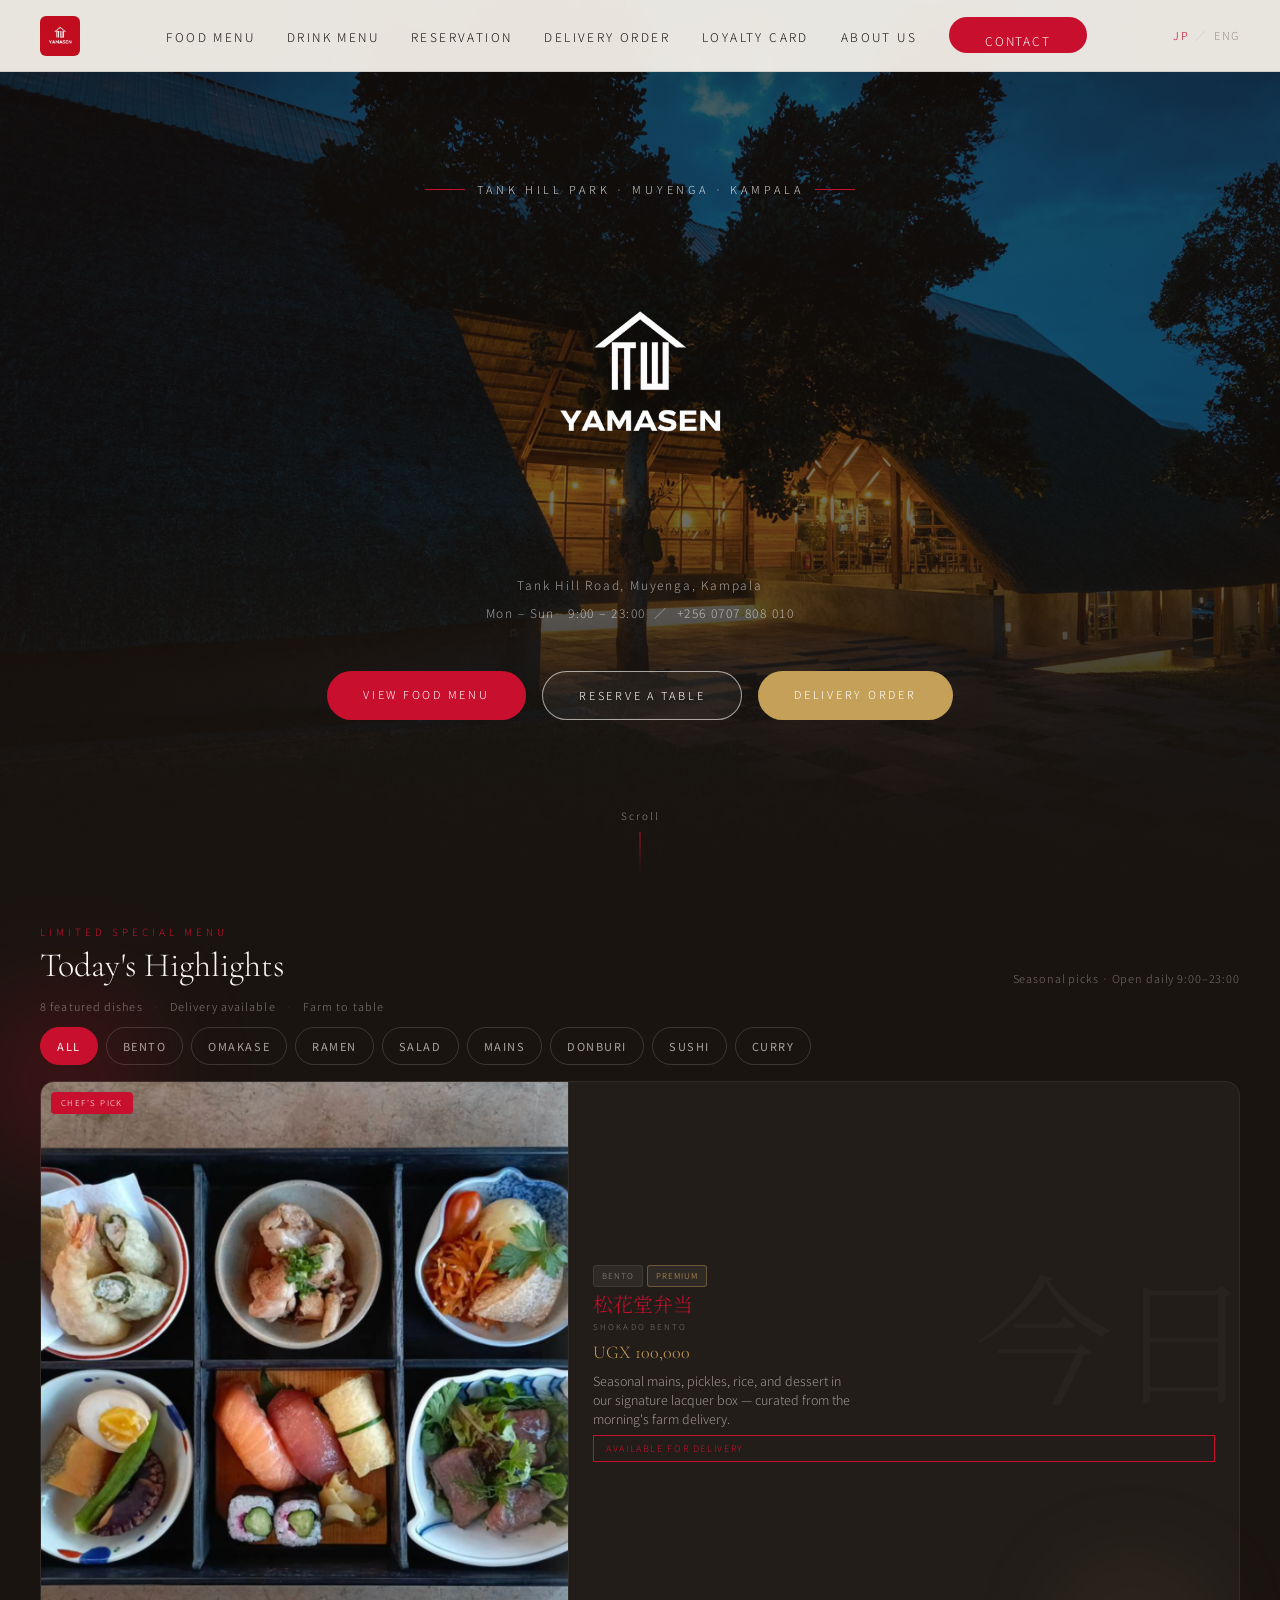
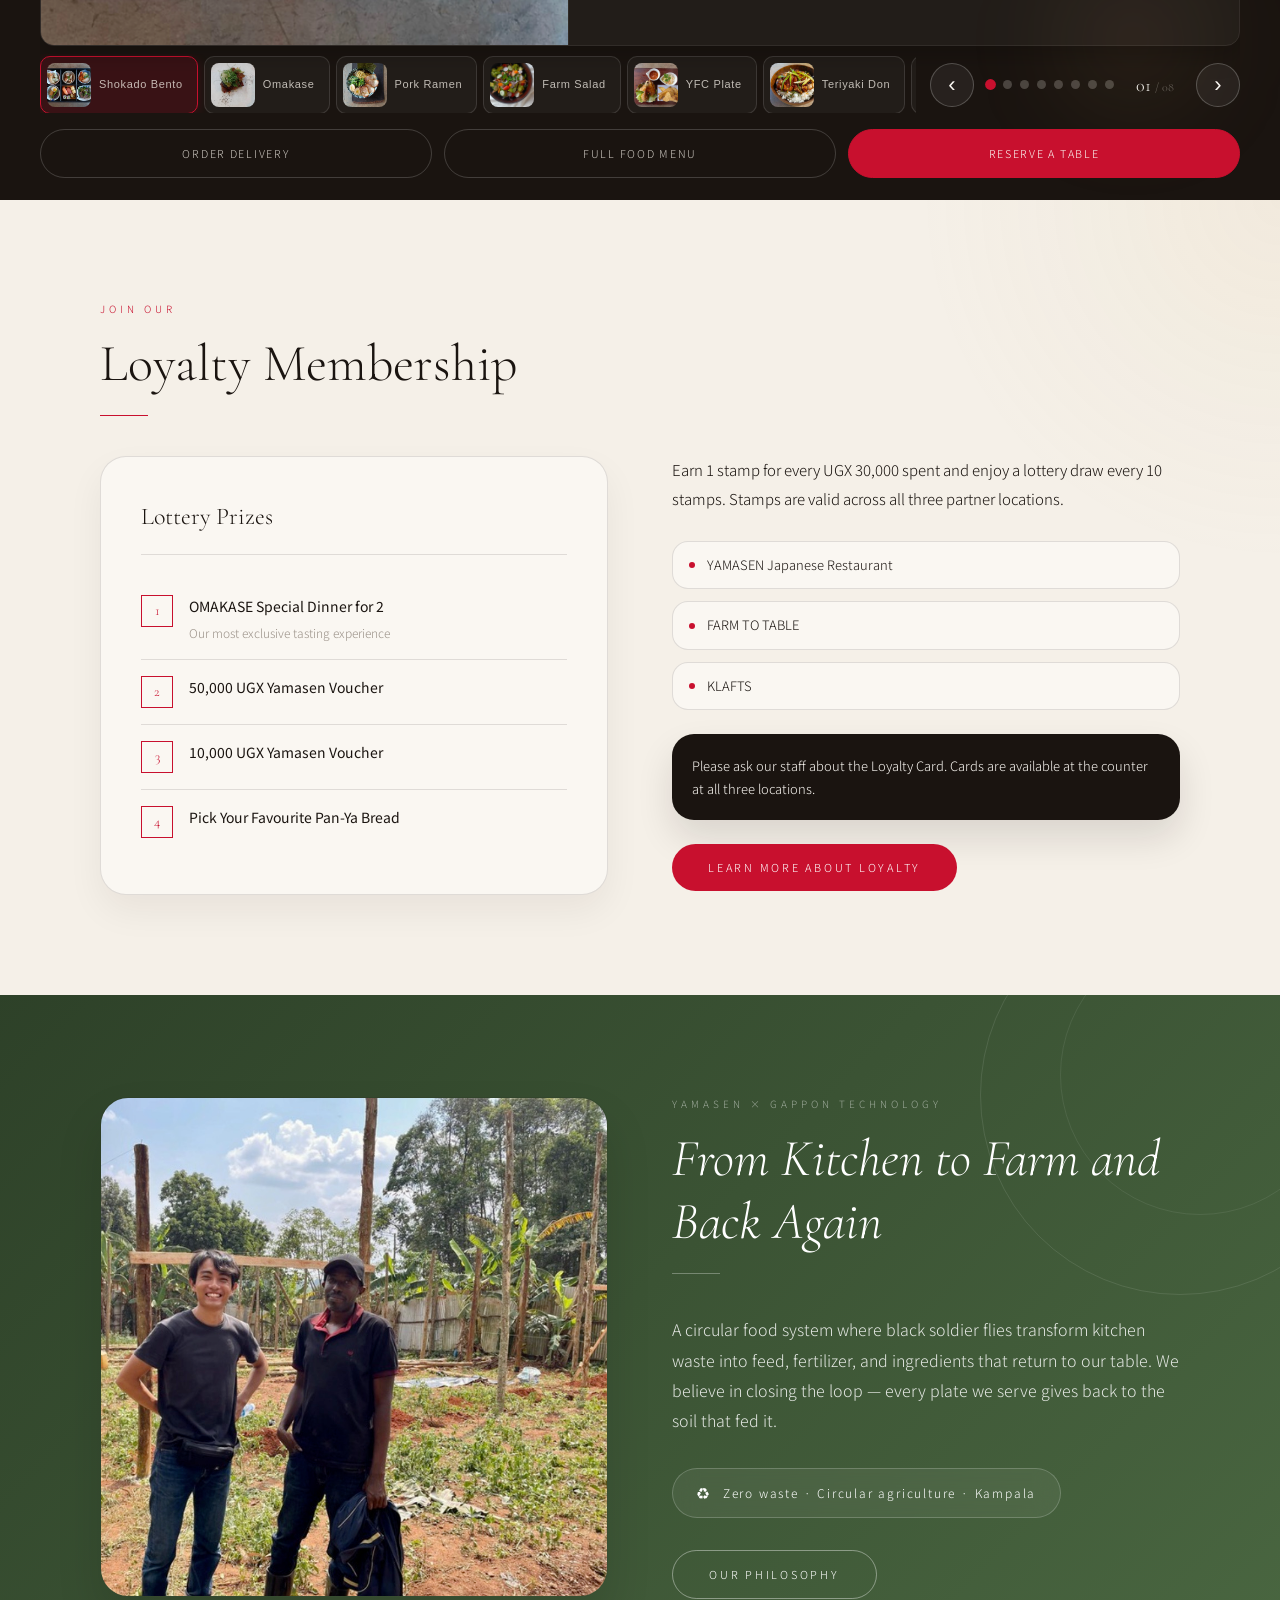
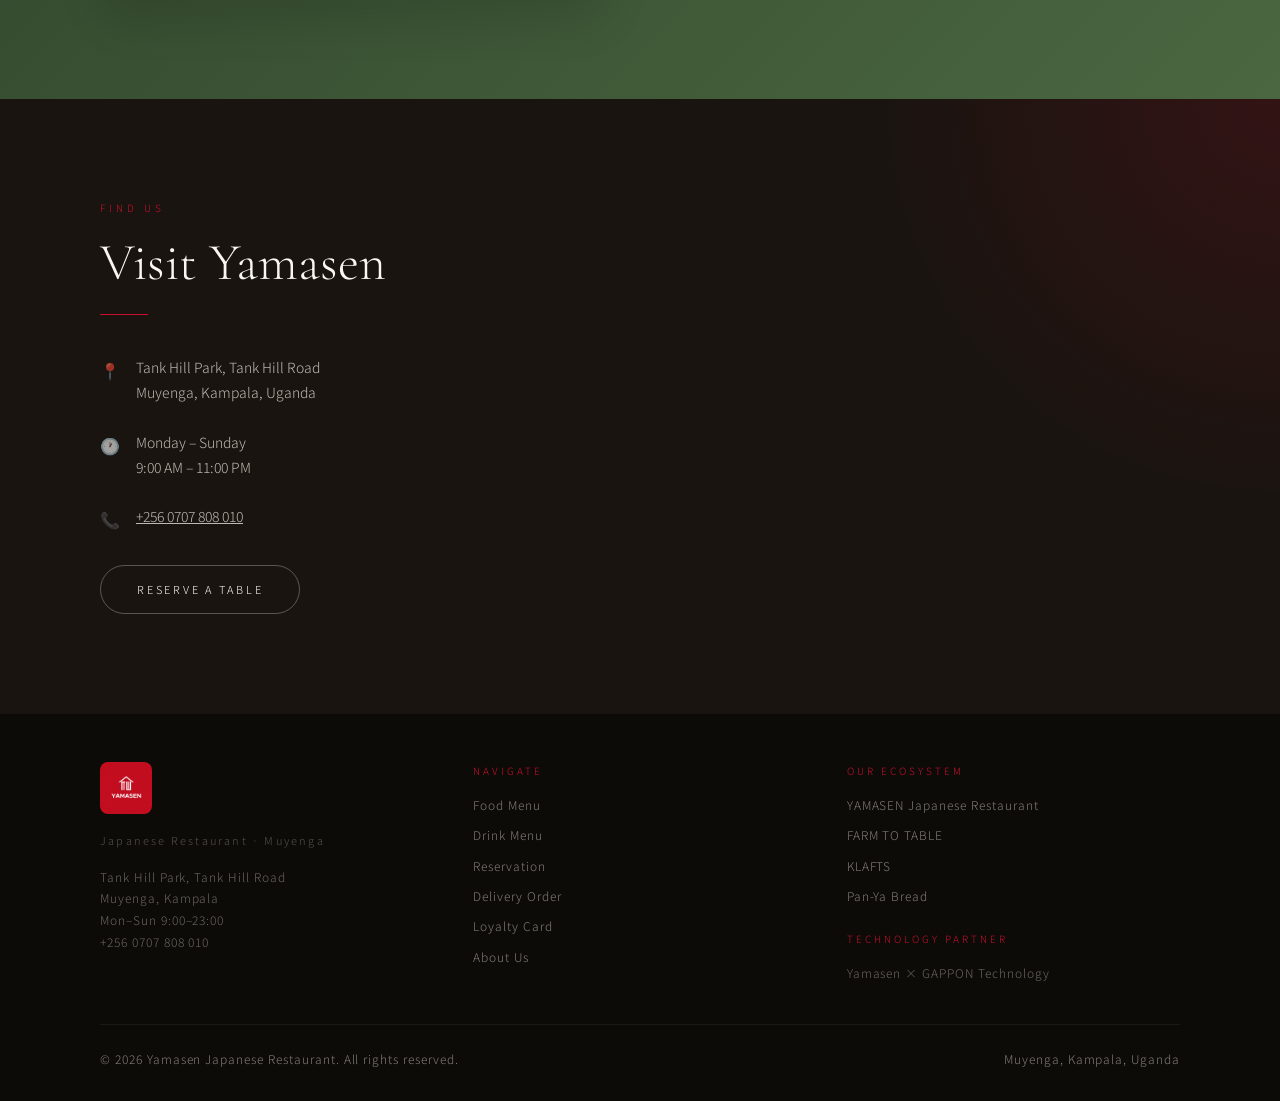
<file: index.html>
<!DOCTYPE html>
<html lang="en">
<head>
  <meta charset="UTF-8">
  <meta name="viewport" content="width=device-width, initial-scale=1.0">
  <title>Yamasen Japanese Restaurant — Muyenga, Kampala</title>
  <meta name="description" content="Authentic Japanese dining at Tank Hill Park, Muyenga. Open Mon–Sun 9:00–23:00. Farm to table philosophy, loyalty rewards, and delivery available.">
  <meta property="og:title" content="Yamasen Japanese Restaurant">
  <meta property="og:description" content="Authentic Japanese dining in Muyenga, Kampala">
  <meta property="og:type" content="restaurant">
  <link rel="stylesheet" href="css/style.css">
  <link rel="icon" type="image/png" sizes="32x32" href="icons/favicon-32.png">
  <link rel="apple-touch-icon" href="icons/icon-192.png">
  <link rel="manifest" href="manifest.json">
  <meta property="og:image" content="assets/images/yamasen-logo.png">
  <script type="application/ld+json">
  {
    "@context": "https://schema.org",
    "@type": "Restaurant",
    "name": "Yamasen Japanese Restaurant",
    "servesCuisine": "Japanese",
    "address": {
      "@type": "PostalAddress",
      "streetAddress": "Tank Hill Park, Tank Hill Road, Muyenga",
      "addressLocality": "Kampala",
      "addressCountry": "UG"
    },
    "telephone": "+256707808010",
    "openingHours": "Mo-Su 09:00-23:00",
    "priceRange": "UGX",
    "hasMenu": "pages/food-menu.html",
    "acceptsReservations": true
  }
  </script>
</head>
<body>
  <div id="nav-placeholder"></div>

  <!-- HERO + HIGHLIGHTS (fluid scroll) -->
  <main>
    <div class="home-intro-flow">
    <section class="hero" aria-labelledby="hero-title">
      <div class="hero-content">
        <p class="hero-tag">Tank Hill Park · Muyenga · Kampala</p>
        <h1 class="hero-brand" id="hero-title">
          <img src="assets/images/yamasen-logo-white.png" alt="Yamasen Japanese Restaurant" class="hero-logo" width="320" height="120">
        </h1>
        <p class="hero-info">Tank Hill Road, Muyenga, Kampala</p>
        <p class="hero-hours">Mon – Sun &nbsp; 9:00 – 23:00 &nbsp;／&nbsp; +256 0707 808 010</p>
        <div class="hero-actions">
          <a href="pages/food-menu.html" class="btn btn-primary">View Food Menu</a>
          <a href="pages/reservation.html" class="btn btn-outline">Reserve a Table</a>
          <a href="pages/delivery.html" class="btn btn-gold">Delivery Order</a>
        </div>
      </div>
      <div class="hero-scroll" aria-hidden="true">
        <span>Scroll</span>
        <div class="hero-scroll-line"></div>
      </div>
    </section>

    <section class="special-section" aria-labelledby="special-title">
      <div class="highlights-watermark" aria-hidden="true">今日</div>
      <div class="highlights-orb highlights-orb--1" aria-hidden="true"></div>
      <div class="highlights-orb highlights-orb--2" aria-hidden="true"></div>

      <div class="container">
        <header class="highlights-header reveal">
          <div class="highlights-header-top">
            <div>
              <span class="section-label">Limited Special Menu</span>
              <h2 class="section-title" id="special-title">Today's Highlights</h2>
            </div>
            <p class="highlights-intro">Seasonal picks · Open daily 9:00–23:00</p>
          </div>
          <p class="highlights-essentials">
            <span>8 featured dishes</span>
            <span class="highlights-essentials-sep" aria-hidden="true">·</span>
            <span>Delivery available</span>
            <span class="highlights-essentials-sep" aria-hidden="true">·</span>
            <span>Farm to table</span>
          </p>
          <div class="highlights-filters" id="highlightsFilters" role="group" aria-label="Filter highlights">
            <button type="button" class="highlights-filter is-active" data-filter="all">All</button>
            <button type="button" class="highlights-filter" data-filter="bento">Bento</button>
            <button type="button" class="highlights-filter" data-filter="omakase">Omakase</button>
            <button type="button" class="highlights-filter" data-filter="ramen">Ramen</button>
            <button type="button" class="highlights-filter" data-filter="salad">Salad</button>
            <button type="button" class="highlights-filter" data-filter="mains">Mains</button>
            <button type="button" class="highlights-filter" data-filter="donburi">Donburi</button>
            <button type="button" class="highlights-filter" data-filter="sushi">Sushi</button>
            <button type="button" class="highlights-filter" data-filter="curry">Curry</button>
          </div>
        </header>

        <div class="highlights-stage reveal">
          <div class="highlights-main">
            <div class="highlights-carousel" aria-roledescription="carousel" aria-label="Today's special menu highlights">
              <div class="highlights-viewport">
                <div class="highlights-track" id="highlightsTrack">
                  <article class="highlight-slide" data-slide="0" data-category="bento" data-thumb-name="Shokado Bento">
                    <div class="highlight-slide-media">
                      <span class="highlight-slide-badge">Chef's Pick</span>
                      <img src="assets/images/YAMASEN MENU PHOTOS/shokado_bento /SHOKADO BENTO .png" alt="Shokado bento box with seasonal sides" loading="lazy">
                    </div>
                    <div class="highlight-slide-content">
                      <div class="highlight-slide-tags"><span class="highlight-tag">Bento</span><span class="highlight-tag highlight-tag--gold">Premium</span></div>
                      <div class="highlight-slide-jp">松花堂弁当</div>
                      <div class="highlight-slide-en">Shokado Bento</div>
                      <div class="highlight-slide-price">UGX 100,000</div>
                      <p class="highlight-slide-desc">Seasonal mains, pickles, rice, and dessert in our signature lacquer box — curated from the morning's farm delivery.</p>
                      <span class="delivery-badge">Available for Delivery</span>
                    </div>
                  </article>
                  <article class="highlight-slide" data-slide="1" data-category="omakase" data-thumb-name="Omakase">
                    <div class="highlight-slide-media">
                      <span class="highlight-slide-badge highlight-slide-badge--reserve">Reservation</span>
                      <img src="assets/images/YAMASEN MENU PHOTOS/omakase _ched's_ special_dinner/Screenshot 2026-04-19 at 13.50.55.png" alt="Omakase tasting course at Yamasen" loading="lazy">
                    </div>
                    <div class="highlight-slide-content">
                      <div class="highlight-slide-tags"><span class="highlight-tag">Tasting</span><span class="highlight-tag">Max 6 guests</span></div>
                      <div class="highlight-slide-jp">お任せ</div>
                      <div class="highlight-slide-en">Omakase Experience</div>
                      <div class="highlight-slide-price">By reservation</div>
                      <p class="highlight-slide-desc">Chef's selection — a seasonal tasting journey following the day's finest ingredients. Max 6 guests.</p>
                      <a href="pages/reservation.html" class="btn btn-outline highlight-slide-cta">Reserve Now</a>
                    </div>
                  </article>
                  <article class="highlight-slide" data-slide="2" data-category="ramen" data-thumb-name="Pork Ramen">
                    <div class="highlight-slide-media">
                      <span class="highlight-slide-badge">Popular</span>
                      <img src="assets/images/YAMASEN MENU PHOTOS/ramen_soup_noodle/Pork SOY Sauce RAMEN.png" alt="Pork soy sauce ramen" loading="lazy">
                    </div>
                    <div class="highlight-slide-content">
                      <div class="highlight-slide-tags"><span class="highlight-tag">Ramen</span><span class="highlight-tag">Bestseller</span></div>
                      <div class="highlight-slide-jp">醤油ラーメン</div>
                      <div class="highlight-slide-en">Pork Soy Sauce Ramen</div>
                      <div class="highlight-slide-price">UGX 45,000</div>
                      <p class="highlight-slide-desc">Rich soy broth, springy noodles, and slow-braised pork — one of our most ordered bowls.</p>
                      <span class="delivery-badge">Available for Delivery</span>
                    </div>
                  </article>
                  <article class="highlight-slide" data-slide="3" data-category="salad" data-thumb-name="Farm Salad">
                    <div class="highlight-slide-media">
                      <span class="highlight-slide-badge highlight-slide-badge--farm">Farm Fresh</span>
                      <img src="assets/images/YAMASEN MENU PHOTOS/salad/FARM TO TABLE.png" alt="Farm to Table salad" loading="lazy">
                    </div>
                    <div class="highlight-slide-content">
                      <div class="highlight-slide-tags"><span class="highlight-tag">Salad</span><span class="highlight-tag highlight-tag--farm">Local greens</span></div>
                      <div class="highlight-slide-jp">農園サラダ</div>
                      <div class="highlight-slide-en">Farm to Table Salad</div>
                      <div class="highlight-slide-price">UGX 38,000</div>
                      <p class="highlight-slide-desc">Greens and vegetables from our circular farm system — fresh, local, and dressed with house-made dressing.</p>
                      <span class="delivery-badge">Available for Delivery</span>
                    </div>
                  </article>
                  <article class="highlight-slide" data-slide="4" data-category="mains" data-thumb-name="YFC Plate">
                    <div class="highlight-slide-media">
                      <span class="highlight-slide-badge">Signature</span>
                      <img src="assets/images/YAMASEN MENU PHOTOS/yamazen_fried_chiken/YFC Plate .png" alt="Yamasen fried chicken plate" loading="lazy">
                    </div>
                    <div class="highlight-slide-content">
                      <div class="highlight-slide-tags"><span class="highlight-tag">YFC</span><span class="highlight-tag">Sharing</span></div>
                      <div class="highlight-slide-jp">山仙フライドチキン</div>
                      <div class="highlight-slide-en">YFC Plate</div>
                      <div class="highlight-slide-price">UGX 40,000</div>
                      <p class="highlight-slide-desc">Crispy karaage-style chicken with potato wedges — our signature comfort plate, perfect for sharing.</p>
                      <span class="delivery-badge">Available for Delivery</span>
                    </div>
                  </article>
                  <article class="highlight-slide" data-slide="5" data-category="donburi" data-thumb-name="Teriyaki Don">
                    <div class="highlight-slide-media">
                      <img src="assets/images/YAMASEN MENU PHOTOS/donburi_ricebowls/Chicken TERIYAKI DONBURI.png" alt="Chicken teriyaki donburi" loading="lazy">
                    </div>
                    <div class="highlight-slide-content">
                      <div class="highlight-slide-tags"><span class="highlight-tag">Donburi</span><span class="highlight-tag">Lunch</span></div>
                      <div class="highlight-slide-jp">照り焼き丼</div>
                      <div class="highlight-slide-en">Chicken Teriyaki Donburi</div>
                      <div class="highlight-slide-price">UGX 42,000</div>
                      <p class="highlight-slide-desc">Glazed teriyaki chicken over steamed rice with pickles — a hearty lunch favourite.</p>
                      <span class="delivery-badge">Available for Delivery</span>
                    </div>
                  </article>
                  <article class="highlight-slide" data-slide="6" data-category="sushi" data-thumb-name="Nigiri Sushi">
                    <div class="highlight-slide-media">
                      <span class="highlight-slide-badge highlight-slide-badge--gold">Premium</span>
                      <img src="assets/images/YAMASEN MENU PHOTOS/sushi_plater/YAMASEN NIGIRI SUSHI.png" alt="Yamasen nigiri sushi platter" loading="lazy">
                    </div>
                    <div class="highlight-slide-content">
                      <div class="highlight-slide-tags"><span class="highlight-tag">Sushi</span><span class="highlight-tag">Platter</span></div>
                      <div class="highlight-slide-jp">握り寿司</div>
                      <div class="highlight-slide-en">Yamasen Nigiri Sushi</div>
                      <div class="highlight-slide-price">UGX 120,000</div>
                      <p class="highlight-slide-desc">Chef-selected nigiri showcasing the day's best fish — elegant, minimal, and impeccably balanced.</p>
                      <span class="delivery-badge">Available for Delivery</span>
                    </div>
                  </article>
                  <article class="highlight-slide" data-slide="7" data-category="curry" data-thumb-name="Tonkatsu Curry">
                    <div class="highlight-slide-media">
                      <img src="assets/images/YAMASEN MENU PHOTOS/curry_rice/TONKATSU Pork Chop Curry.png" alt="Tonkatsu pork chop curry" loading="lazy">
                    </div>
                    <div class="highlight-slide-content">
                      <div class="highlight-slide-tags"><span class="highlight-tag">Curry</span><span class="highlight-tag">Comfort</span></div>
                      <div class="highlight-slide-jp">カツカレー</div>
                      <div class="highlight-slide-en">Tonkatsu Pork Chop Curry</div>
                      <div class="highlight-slide-price">UGX 45,000</div>
                      <p class="highlight-slide-desc">Crispy breaded pork cutlet over Japanese curry rice — warming, bold, and deeply satisfying.</p>
                      <span class="delivery-badge">Available for Delivery</span>
                    </div>
                  </article>
                </div>
              </div>
            </div>

            <div class="highlights-nav-row">
              <div class="highlights-thumbs" id="highlightsThumbs" role="tablist" aria-label="Jump to highlight"></div>
              <div class="highlights-controls">
                <button type="button" class="highlights-btn highlights-prev" aria-label="Previous highlight" id="highlightsPrev">‹</button>
                <div class="highlights-dots" id="highlightsDots" role="tablist" aria-label="Choose highlight slide"></div>
                <span class="highlights-counter" id="highlightsCounter" aria-live="polite">01 <span>/ 08</span></span>
                <button type="button" class="highlights-btn highlights-next" aria-label="Next highlight" id="highlightsNext">›</button>
              </div>
            </div>
          </div>
        </div>

        <div class="highlights-actions reveal">
          <a href="pages/delivery.html" class="highlights-action-link">Order Delivery</a>
          <a href="pages/food-menu.html" class="highlights-action-link">Full Food Menu</a>
          <a href="pages/reservation.html" class="highlights-action-link highlights-action-link--accent">Reserve a Table</a>
        </div>
      </div>
    </section>
    </div>

    <!-- LOYALTY -->
    <section class="loyalty-section" aria-labelledby="loyalty-title">
      <div class="container">
        <span class="section-label reveal">JOIN OUR</span>
        <h2 class="section-title reveal" id="loyalty-title">Loyalty Membership</h2>
        <div class="section-line reveal" aria-hidden="true"></div>
        <div class="loyalty-grid">
          <div class="reveal">
            <div class="loyalty-card">
              <div class="loyalty-card-title">Lottery Prizes</div>
              <ul class="prize-list" role="list">
                <li class="prize-item">
                  <span class="prize-rank" aria-label="1st Prize">1</span>
                  <div>
                    <div class="prize-name">OMAKASE Special Dinner for 2</div>
                    <div style="font-size:12px;color:var(--warm-gray);margin-top:4px;">Our most exclusive tasting experience</div>
                  </div>
                </li>
                <li class="prize-item">
                  <span class="prize-rank" aria-label="2nd Prize">2</span>
                  <div>
                    <div class="prize-name">50,000 UGX Yamasen Voucher</div>
                  </div>
                </li>
                <li class="prize-item">
                  <span class="prize-rank" aria-label="3rd Prize">3</span>
                  <div>
                    <div class="prize-name">10,000 UGX Yamasen Voucher</div>
                  </div>
                </li>
                <li class="prize-item">
                  <span class="prize-rank" aria-label="4th Prize">4</span>
                  <div>
                    <div class="prize-name">Pick Your Favourite Pan-Ya Bread</div>
                  </div>
                </li>
              </ul>
            </div>
          </div>
          <div class="reveal">
            <p style="font-size:15px;line-height:1.9;margin-bottom:28px;">Earn 1 stamp for every UGX 30,000 spent and enjoy a lottery draw every 10 stamps. Stamps are valid across all three partner locations.</p>
            <div class="partners-list">
              <div class="partner-tag"><span class="partner-dot"></span>YAMASEN Japanese Restaurant</div>
              <div class="partner-tag"><span class="partner-dot"></span>FARM TO TABLE</div>
              <div class="partner-tag"><span class="partner-dot"></span>KLAFTS</div>
            </div>
            <div class="stamp-info">Please ask our staff about the Loyalty Card. Cards are available at the counter at all three locations.</div>
            <div style="margin-top:24px;">
              <a href="pages/loyalty.html" class="btn btn-primary">Learn More About Loyalty</a>
            </div>
          </div>
        </div>
      </div>
    </section>

    <!-- FARM TO TABLE -->
    <section class="farm-section" aria-labelledby="farm-title">
      <div class="container">
        <div class="farm-grid">
          <div class="farm-image-container reveal">
            <img src="assets/images/FARM_1.jpeg" alt="Jackfruit tree at Yamasen patio" class="farm-image" loading="lazy">
          </div>
          <div class="farm-content">
            <span class="section-label reveal">Yamasen × GAPPON Technology</span>
            <h2 class="section-title reveal" id="farm-title">From Kitchen to Farm and Back Again</h2>
            <div class="section-line reveal" aria-hidden="true"></div>
            <p class="farm-desc reveal">A circular food system where black soldier flies transform kitchen waste into feed, fertilizer, and ingredients that return to our table. We believe in closing the loop — every plate we serve gives back to the soil that fed it.</p>
            <div class="farm-badge reveal">
              <span>♻</span>
              <span>Zero waste · Circular agriculture · Kampala</span>
            </div>
            <div style="margin-top:32px;" class="reveal">
              <a href="pages/about.html" class="btn btn-outline" style="color:white;border-color:rgba(255,255,255,0.4);">Our Philosophy</a>
            </div>
          </div>
        </div>
      </div>
    </section>

    <!-- LOCATION PREVIEW -->
    <section class="location-section" aria-labelledby="location-title">
      <div class="container">
        <div class="location-grid">
          <div>
            <span class="section-label reveal" style="color:var(--primary);">Find Us</span>
            <h2 class="section-title reveal" id="location-title">Visit Yamasen</h2>
            <div class="section-line reveal" aria-hidden="true"></div>
            <div class="location-detail reveal">
              <span class="location-icon" aria-hidden="true">📍</span>
              <div class="location-text">Tank Hill Park, Tank Hill Road<br>Muyenga, Kampala, Uganda</div>
            </div>
            <div class="location-detail reveal">
              <span class="location-icon" aria-hidden="true">🕐</span>
              <div class="location-text">Monday – Sunday<br>9:00 AM – 11:00 PM</div>
            </div>
            <div class="location-detail reveal">
              <span class="location-icon" aria-hidden="true">📞</span>
              <div class="location-text"><a href="tel:+2560707808010" style="color:inherit;">+256 0707 808 010</a></div>
            </div>
            <div style="margin-top:32px;" class="reveal">
              <a href="pages/reservation.html" class="btn btn-outline" style="color:var(--rice);border-color:rgba(245,240,232,0.3);">Reserve a Table</a>
            </div>
          </div>
          <div class="reveal">
            <div class="map-placeholder" role="img" aria-label="Map showing Yamasen location at Tank Hill Park, Muyenga">
              <img src="assets/images/tank-hill-park-from-outside.jpg" alt="Yamasen Exterior at Evening" class="location-image" loading="lazy">
              <div class="map-overlay">
                <span>Tank Hill Park · Muyenga</span>
                <a href="https://maps.google.com/?q=Tank+Hill+Park+Muyenga+Kampala" target="_blank" rel="noopener" class="btn btn-outline" style="color:var(--rice);border-color:rgba(245,240,232,0.3);margin-top:8px;font-size:10px;">Open in Maps</a>
              </div>
            </div>
          </div>
        </div>
      </div>
    </section>
  </main>

  <div id="footer-placeholder"></div>
  <div class="toast" id="toast" role="alert" aria-live="polite"></div>

  <script src="js/main.js"></script>
  <script src="js/layout.js"></script>
  <script>injectLayout(true);</script>
</body>
</html>
</file>
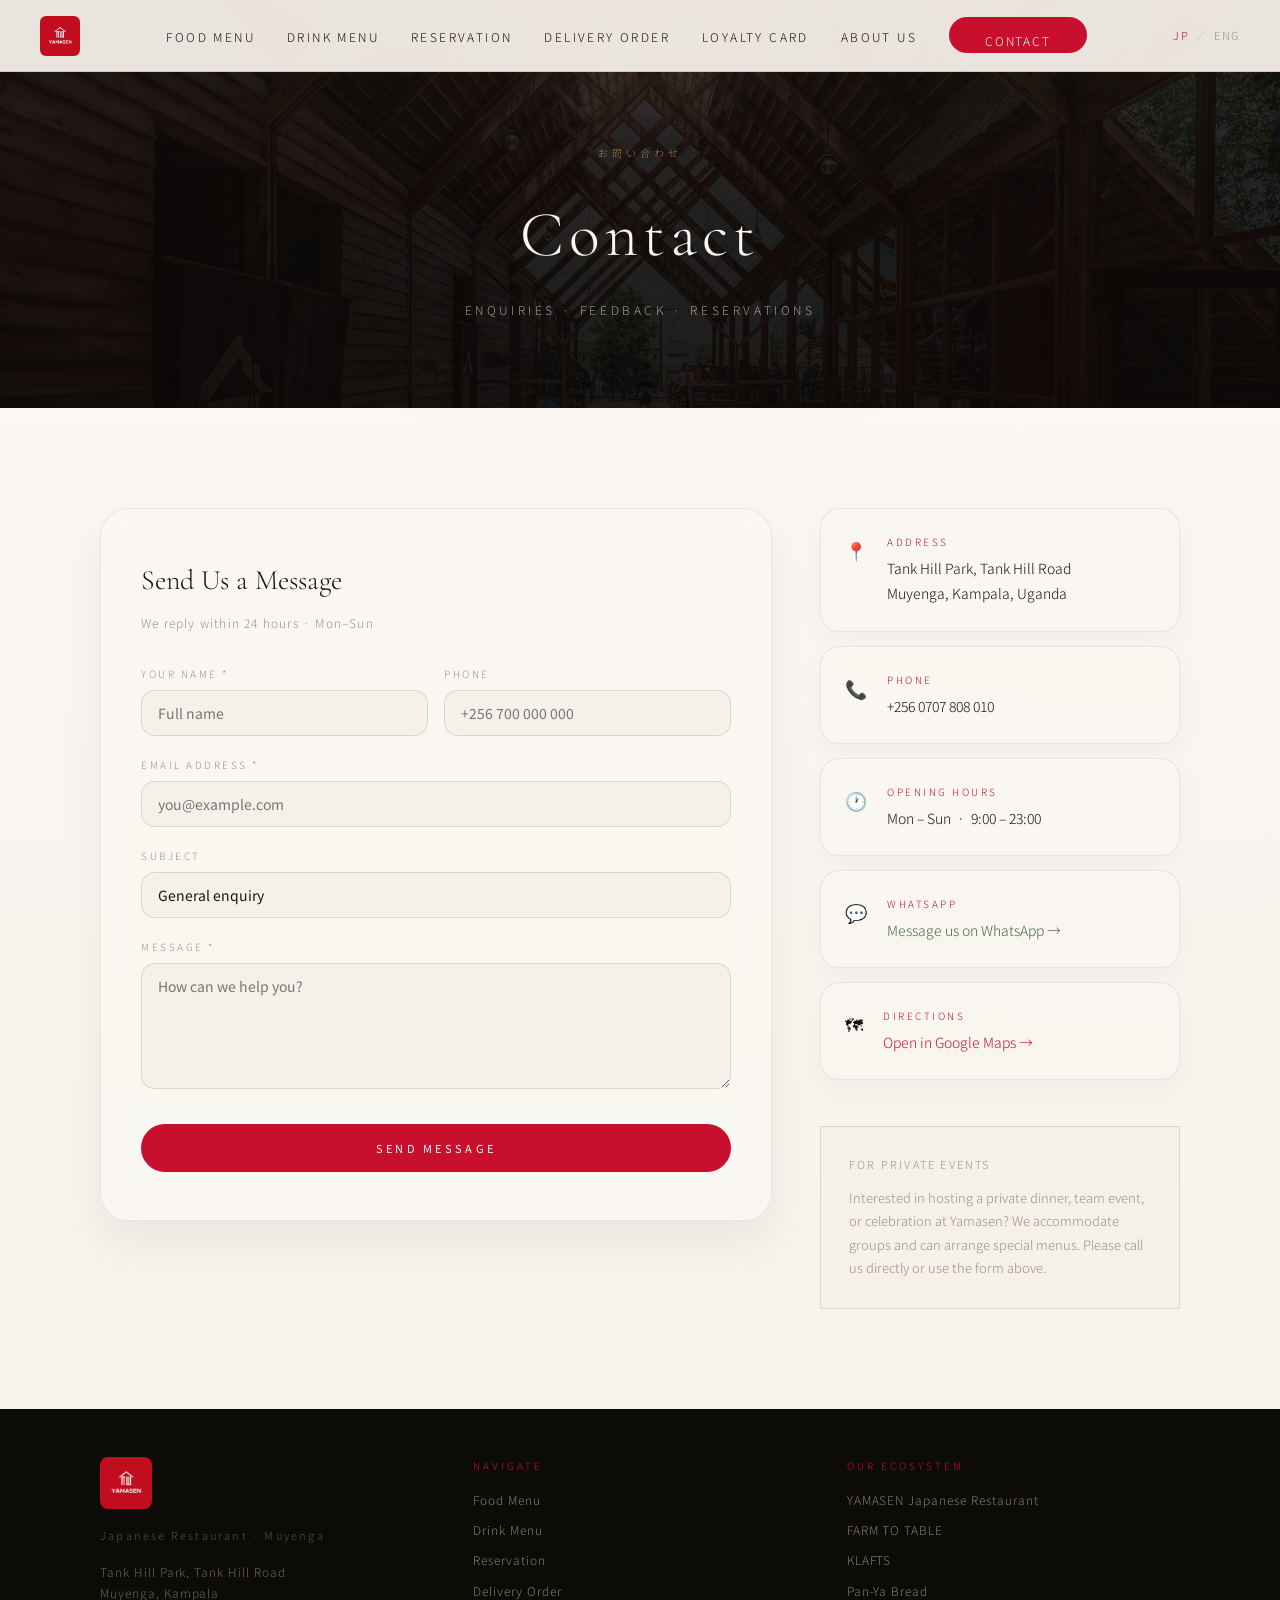
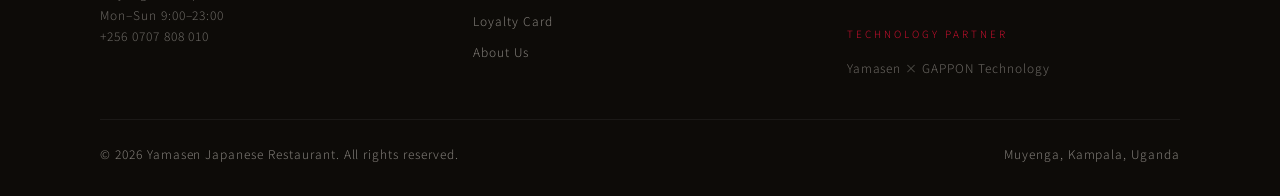
<file: pages/contact.html>
<!DOCTYPE html>
<html lang="en">
<head>
  <meta charset="UTF-8">
  <meta name="viewport" content="width=device-width, initial-scale=1.0">
  <title>Contact — Yamasen Japanese Restaurant</title>
  <meta name="description" content="Contact Yamasen Japanese Restaurant in Muyenga, Kampala. Make enquiries, give feedback, or reach our team.">
  <link rel="stylesheet" href="../css/style.css">
  <link rel="icon" type="image/png" sizes="32x32" href="../icons/favicon-32.png">
  <link rel="apple-touch-icon" href="../icons/icon-192.png">
</head>
<body>
  <div id="nav-placeholder"></div>

  <header class="page-hero">
    <span class="section-label" style="color:var(--primary);">お問い合わせ</span>
    <h1>Contact</h1>
    <p>Enquiries · Feedback · Reservations</p>
  </header>

  <main>
    <section>
      <div class="container">
        <div class="contact-layout">
          <!-- CONTACT FORM -->
          <div>
            <div class="form-card reveal">
              <div class="form-card-title">Send Us a Message</div>
              <div class="form-card-subtitle">We reply within 24 hours · Mon–Sun</div>
              <form id="contactForm" novalidate aria-label="Contact form">
                <div class="form-row">
                  <div class="form-group">
                    <label class="form-label" for="con-name">Your Name *</label>
                    <input class="form-input" type="text" id="con-name" name="name" required autocomplete="name" placeholder="Full name">
                  </div>
                  <div class="form-group">
                    <label class="form-label" for="con-phone">Phone</label>
                    <input class="form-input" type="tel" id="con-phone" name="phone" autocomplete="tel" placeholder="+256 700 000 000">
                  </div>
                </div>
                <div class="form-group">
                  <label class="form-label" for="con-email">Email Address *</label>
                  <input class="form-input" type="email" id="con-email" name="email" required autocomplete="email" placeholder="you@example.com">
                </div>
                <div class="form-group">
                  <label class="form-label" for="con-subject">Subject</label>
                  <select class="form-select" id="con-subject" name="subject">
                    <option>General enquiry</option>
                    <option>Reservation question</option>
                    <option>Private event / group booking</option>
                    <option>Feedback</option>
                    <option>Loyalty card</option>
                    <option>Partnership / press</option>
                    <option>Other</option>
                  </select>
                </div>
                <div class="form-group">
                  <label class="form-label" for="con-msg">Message *</label>
                  <textarea class="form-textarea" id="con-msg" name="message" required rows="5" placeholder="How can we help you?"></textarea>
                </div>
                <button type="submit" class="form-submit">Send Message</button>
                <div class="form-msg" role="alert"></div>
              </form>
            </div>
          </div>

          <!-- CONTACT DETAILS -->
          <div class="reveal">
            <div class="contact-details">
              <div class="contact-detail-row">
                <span class="contact-detail-icon" aria-hidden="true">📍</span>
                <div>
                  <div class="contact-detail-label">Address</div>
                  <div class="contact-detail-val">Tank Hill Park, Tank Hill Road<br>Muyenga, Kampala, Uganda</div>
                </div>
              </div>
              <div class="contact-detail-row">
                <span class="contact-detail-icon" aria-hidden="true">📞</span>
                <div>
                  <div class="contact-detail-label">Phone</div>
                  <div class="contact-detail-val"><a href="tel:+2560707808010">+256 0707 808 010</a></div>
                </div>
              </div>
              <div class="contact-detail-row">
                <span class="contact-detail-icon" aria-hidden="true">🕐</span>
                <div>
                  <div class="contact-detail-label">Opening Hours</div>
                  <div class="contact-detail-val">Mon – Sun &nbsp;·&nbsp; 9:00 – 23:00</div>
                </div>
              </div>
              <div class="contact-detail-row">
                <span class="contact-detail-icon" aria-hidden="true">💬</span>
                <div>
                  <div class="contact-detail-label">WhatsApp</div>
                  <div class="contact-detail-val">
                    <a href="https://wa.me/2560707808010" target="_blank" rel="noopener" style="color:var(--matcha);">Message us on WhatsApp →</a>
                  </div>
                </div>
              </div>
              <div class="contact-detail-row">
                <span class="contact-detail-icon" aria-hidden="true">🗺</span>
                <div>
                  <div class="contact-detail-label">Directions</div>
                  <div class="contact-detail-val">
                    <a href="https://maps.google.com/?q=Tank+Hill+Park+Muyenga+Kampala" target="_blank" rel="noopener" style="color:var(--primary);">Open in Google Maps →</a>
                  </div>
                </div>
              </div>
            </div>

            <div style="margin-top:32px;padding:28px;background:var(--paper);border:1px solid var(--border);">
              <div style="font-size:11px;letter-spacing:0.2em;text-transform:uppercase;color:var(--warm-gray);margin-bottom:12px;">For Private Events</div>
              <p style="font-size:13px;color:var(--warm-gray);line-height:1.8;">Interested in hosting a private dinner, team event, or celebration at Yamasen? We accommodate groups and can arrange special menus. Please call us directly or use the form above.</p>
            </div>
          </div>
        </div>
      </div>
    </section>
  </main>

  <div id="footer-placeholder"></div>
  <div class="toast" id="toast" role="alert" aria-live="polite"></div>
  <script src="../js/main.js"></script>
  <script src="../js/layout.js"></script>
  <script>injectLayout(false);</script>
</body>
</html>
</file>
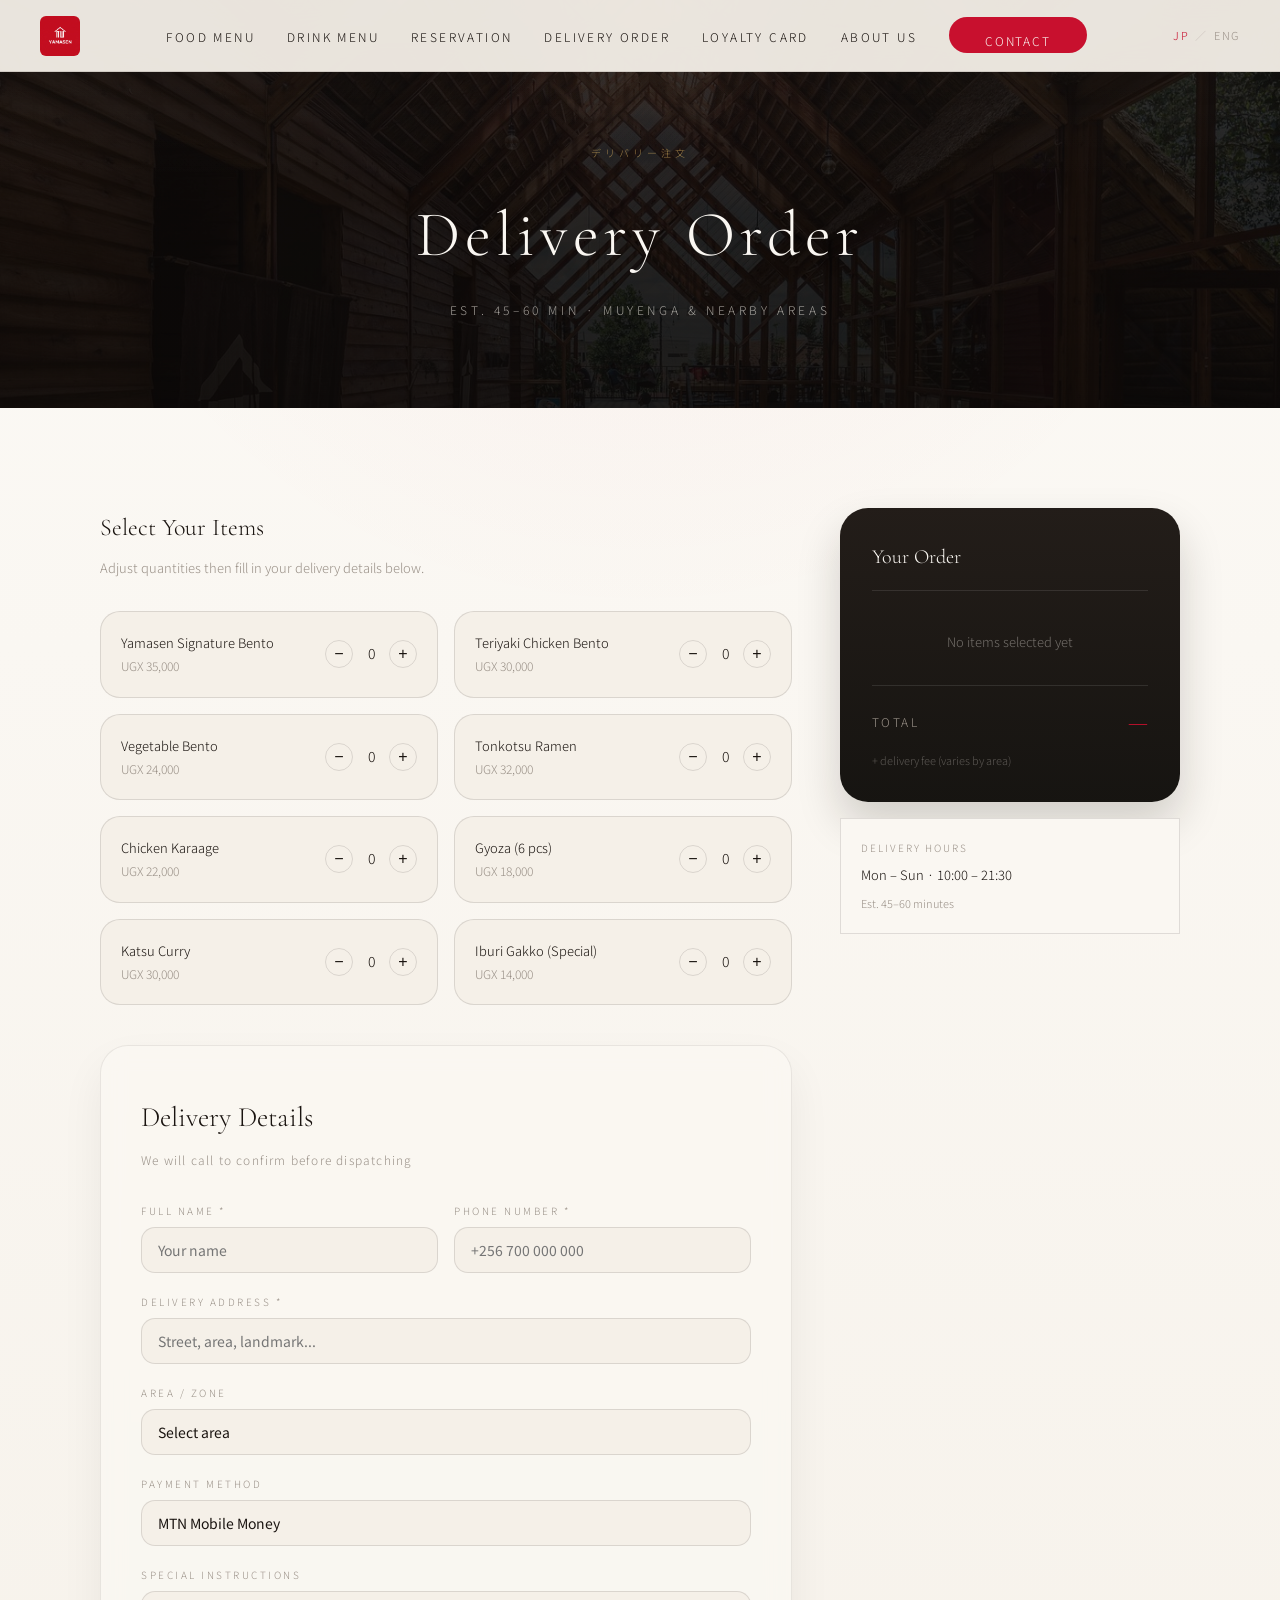
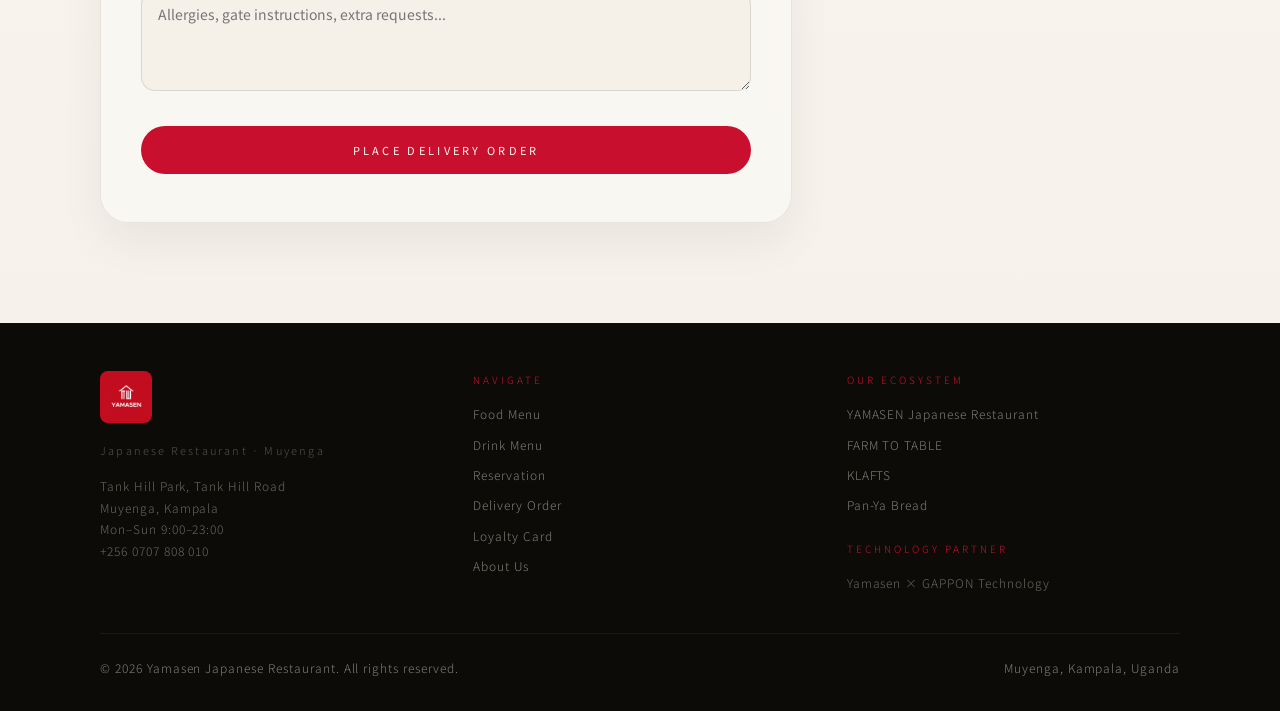
<file: pages/delivery.html>
<!DOCTYPE html>
<html lang="en">
<head>
  <meta charset="UTF-8">
  <meta name="viewport" content="width=device-width, initial-scale=1.0">
  <title>Delivery Order — Yamasen Japanese Restaurant</title>
  <meta name="description" content="Order authentic Japanese food for delivery from Yamasen, Muyenga. Bento boxes, ramen, sushi and more.">
  <link rel="stylesheet" href="../css/style.css">
  <link rel="icon" type="image/png" sizes="32x32" href="../icons/favicon-32.png">
  <link rel="apple-touch-icon" href="../icons/icon-192.png">
</head>
<body>
  <div id="nav-placeholder"></div>

  <header class="page-hero">
    <span class="section-label" style="color:var(--primary);">デリバリー注文</span>
    <h1>Delivery Order</h1>
    <p>Est. 45–60 min · Muyenga & nearby areas</p>
  </header>

  <main>
    <section class="order-section">
      <div class="container">
        <div class="delivery-layout">
          <!-- ITEM SELECTION -->
          <div>
            <h2 style="font-family:var(--font-serif);font-size:24px;font-weight:300;margin-bottom:8px;" class="reveal">Select Your Items</h2>
            <p style="font-size:13px;color:var(--warm-gray);margin-bottom:32px;" class="reveal">Adjust quantities then fill in your delivery details below.</p>

            <div class="order-items reveal">
              <div class="order-item-card" data-key="bento-sig" data-price="35000">
                <div>
                  <div class="order-item-label">Yamasen Signature Bento</div>
                  <div class="order-item-price-sm">UGX 35,000</div>
                </div>
                <div class="qty-control">
                  <button class="qty-btn" data-dir="down" aria-label="Decrease quantity">−</button>
                  <span class="qty-val" aria-live="polite">0</span>
                  <button class="qty-btn" data-dir="up" aria-label="Increase quantity">+</button>
                </div>
              </div>
              <div class="order-item-card" data-key="bento-teri" data-price="30000">
                <div>
                  <div class="order-item-label">Teriyaki Chicken Bento</div>
                  <div class="order-item-price-sm">UGX 30,000</div>
                </div>
                <div class="qty-control">
                  <button class="qty-btn" data-dir="down" aria-label="Decrease quantity">−</button>
                  <span class="qty-val" aria-live="polite">0</span>
                  <button class="qty-btn" data-dir="up" aria-label="Increase quantity">+</button>
                </div>
              </div>
              <div class="order-item-card" data-key="bento-veg" data-price="24000">
                <div>
                  <div class="order-item-label">Vegetable Bento</div>
                  <div class="order-item-price-sm">UGX 24,000</div>
                </div>
                <div class="qty-control">
                  <button class="qty-btn" data-dir="down" aria-label="Decrease quantity">−</button>
                  <span class="qty-val" aria-live="polite">0</span>
                  <button class="qty-btn" data-dir="up" aria-label="Increase quantity">+</button>
                </div>
              </div>
              <div class="order-item-card" data-key="ramen" data-price="32000">
                <div>
                  <div class="order-item-label">Tonkotsu Ramen</div>
                  <div class="order-item-price-sm">UGX 32,000</div>
                </div>
                <div class="qty-control">
                  <button class="qty-btn" data-dir="down" aria-label="Decrease quantity">−</button>
                  <span class="qty-val" aria-live="polite">0</span>
                  <button class="qty-btn" data-dir="up" aria-label="Increase quantity">+</button>
                </div>
              </div>
              <div class="order-item-card" data-key="karaage" data-price="22000">
                <div>
                  <div class="order-item-label">Chicken Karaage</div>
                  <div class="order-item-price-sm">UGX 22,000</div>
                </div>
                <div class="qty-control">
                  <button class="qty-btn" data-dir="down" aria-label="Decrease quantity">−</button>
                  <span class="qty-val" aria-live="polite">0</span>
                  <button class="qty-btn" data-dir="up" aria-label="Increase quantity">+</button>
                </div>
              </div>
              <div class="order-item-card" data-key="gyoza" data-price="18000">
                <div>
                  <div class="order-item-label">Gyoza (6 pcs)</div>
                  <div class="order-item-price-sm">UGX 18,000</div>
                </div>
                <div class="qty-control">
                  <button class="qty-btn" data-dir="down" aria-label="Decrease quantity">−</button>
                  <span class="qty-val" aria-live="polite">0</span>
                  <button class="qty-btn" data-dir="up" aria-label="Increase quantity">+</button>
                </div>
              </div>
              <div class="order-item-card" data-key="katsu" data-price="30000">
                <div>
                  <div class="order-item-label">Katsu Curry</div>
                  <div class="order-item-price-sm">UGX 30,000</div>
                </div>
                <div class="qty-control">
                  <button class="qty-btn" data-dir="down" aria-label="Decrease quantity">−</button>
                  <span class="qty-val" aria-live="polite">0</span>
                  <button class="qty-btn" data-dir="up" aria-label="Increase quantity">+</button>
                </div>
              </div>
              <div class="order-item-card" data-key="iburi" data-price="14000">
                <div>
                  <div class="order-item-label">Iburi Gakko (Special)</div>
                  <div class="order-item-price-sm">UGX 14,000</div>
                </div>
                <div class="qty-control">
                  <button class="qty-btn" data-dir="down" aria-label="Decrease quantity">−</button>
                  <span class="qty-val" aria-live="polite">0</span>
                  <button class="qty-btn" data-dir="up" aria-label="Increase quantity">+</button>
                </div>
              </div>
            </div>

            <!-- DELIVERY FORM -->
            <div class="form-card reveal" style="margin-top:40px;">
              <div class="form-card-title">Delivery Details</div>
              <div class="form-card-subtitle">We will call to confirm before dispatching</div>
              <form id="deliveryForm" novalidate aria-label="Delivery order form">
                <div class="form-row">
                  <div class="form-group">
                    <label class="form-label" for="del-name">Full Name *</label>
                    <input class="form-input" type="text" id="del-name" name="name" required placeholder="Your name">
                  </div>
                  <div class="form-group">
                    <label class="form-label" for="del-phone">Phone Number *</label>
                    <input class="form-input" type="tel" id="del-phone" name="phone" required placeholder="+256 700 000 000">
                  </div>
                </div>
                <div class="form-group">
                  <label class="form-label" for="del-addr">Delivery Address *</label>
                  <input class="form-input" type="text" id="del-addr" name="address" required placeholder="Street, area, landmark...">
                </div>
                <div class="form-group">
                  <label class="form-label" for="del-area">Area / Zone</label>
                  <select class="form-select" id="del-area" name="area">
                    <option value="">Select area</option>
                    <option>Muyenga</option>
                    <option>Kabalagala</option>
                    <option>Kisugu</option>
                    <option>Ggaba</option>
                    <option>Bukoto</option>
                    <option>Other (call to confirm)</option>
                  </select>
                </div>
                <div class="form-group">
                  <label class="form-label" for="del-payment">Payment Method</label>
                  <select class="form-select" id="del-payment" name="payment">
                    <option>MTN Mobile Money</option>
                    <option>Airtel Money</option>
                    <option>Cash on Delivery</option>
                  </select>
                </div>
                <div class="form-group">
                  <label class="form-label" for="del-notes">Special Instructions</label>
                  <textarea class="form-textarea" id="del-notes" name="notes" placeholder="Allergies, gate instructions, extra requests..."></textarea>
                </div>
                <input type="hidden" name="order_total" id="del-total-hidden">
                <button type="submit" class="form-submit">Place Delivery Order</button>
                <div class="form-msg" role="alert"></div>
              </form>
            </div>
          </div>

          <!-- STICKY SUMMARY -->
          <div class="sticky-summary reveal">
            <div class="summary-card">
              <div class="summary-title">Your Order</div>
              <div id="summaryItems">
                <div style="font-size:13px;color:rgba(245,240,232,0.4);text-align:center;padding:16px 0;">No items selected yet</div>
              </div>
              <div style="border-top:1px solid rgba(255,255,255,0.1);margin-top:16px;padding-top:16px;">
                <div style="display:flex;justify-content:space-between;align-items:center;">
                  <span class="order-total-label">Total</span>
                  <span class="order-total-val" id="orderTotal">—</span>
                </div>
                <div style="font-size:11px;color:rgba(245,240,232,0.3);margin-top:8px;">+ delivery fee (varies by area)</div>
              </div>
            </div>
            <div style="margin-top:16px;padding:20px;border:1px solid var(--border);background:var(--rice);">
              <div style="font-size:10px;letter-spacing:0.2em;text-transform:uppercase;color:var(--warm-gray);margin-bottom:8px;">Delivery Hours</div>
              <div style="font-size:13px;">Mon – Sun · 10:00 – 21:30</div>
              <div style="font-size:11px;color:var(--warm-gray);margin-top:8px;">Est. 45–60 minutes</div>
            </div>
          </div>
        </div>
      </div>
    </section>
  </main>

  <div id="footer-placeholder"></div>
  <div class="toast" id="toast" role="alert" aria-live="polite"></div>
  <script src="../js/main.js"></script>
  <script src="../js/layout.js"></script>
  <script>injectLayout(false);</script>
  <script>
    // Update summary panel dynamically
    const ITEM_LABELS = {
      'bento-sig':'Yamasen Signature Bento','bento-teri':'Teriyaki Chicken Bento',
      'bento-veg':'Vegetable Bento','ramen':'Tonkotsu Ramen','karaage':'Chicken Karaage',
      'gyoza':'Gyoza','katsu':'Katsu Curry','iburi':'Iburi Gakko'
    };
    function updateSummary() {
      const items = window.orderItems || {};
      const container = document.getElementById('summaryItems');
      const lines = Object.entries(items).filter(([,v]) => v.qty > 0);
      if (!lines.length) {
        container.innerHTML = '<div style="font-size:13px;color:rgba(245,240,232,0.4);text-align:center;padding:16px 0;">No items selected yet</div>';
      } else {
        container.innerHTML = lines.map(([k, {qty, price}]) =>
          `<div class="summary-item"><span>${ITEM_LABELS[k] || k} ×${qty}</span><span>UGX ${(qty*price).toLocaleString()}</span></div>`
        ).join('');
      }
      const total = lines.reduce((sum,[,{qty,price}]) => sum+qty*price, 0);
      document.getElementById('del-total-hidden').value = total;
    }
  </script>
</body>
</html>
</file>
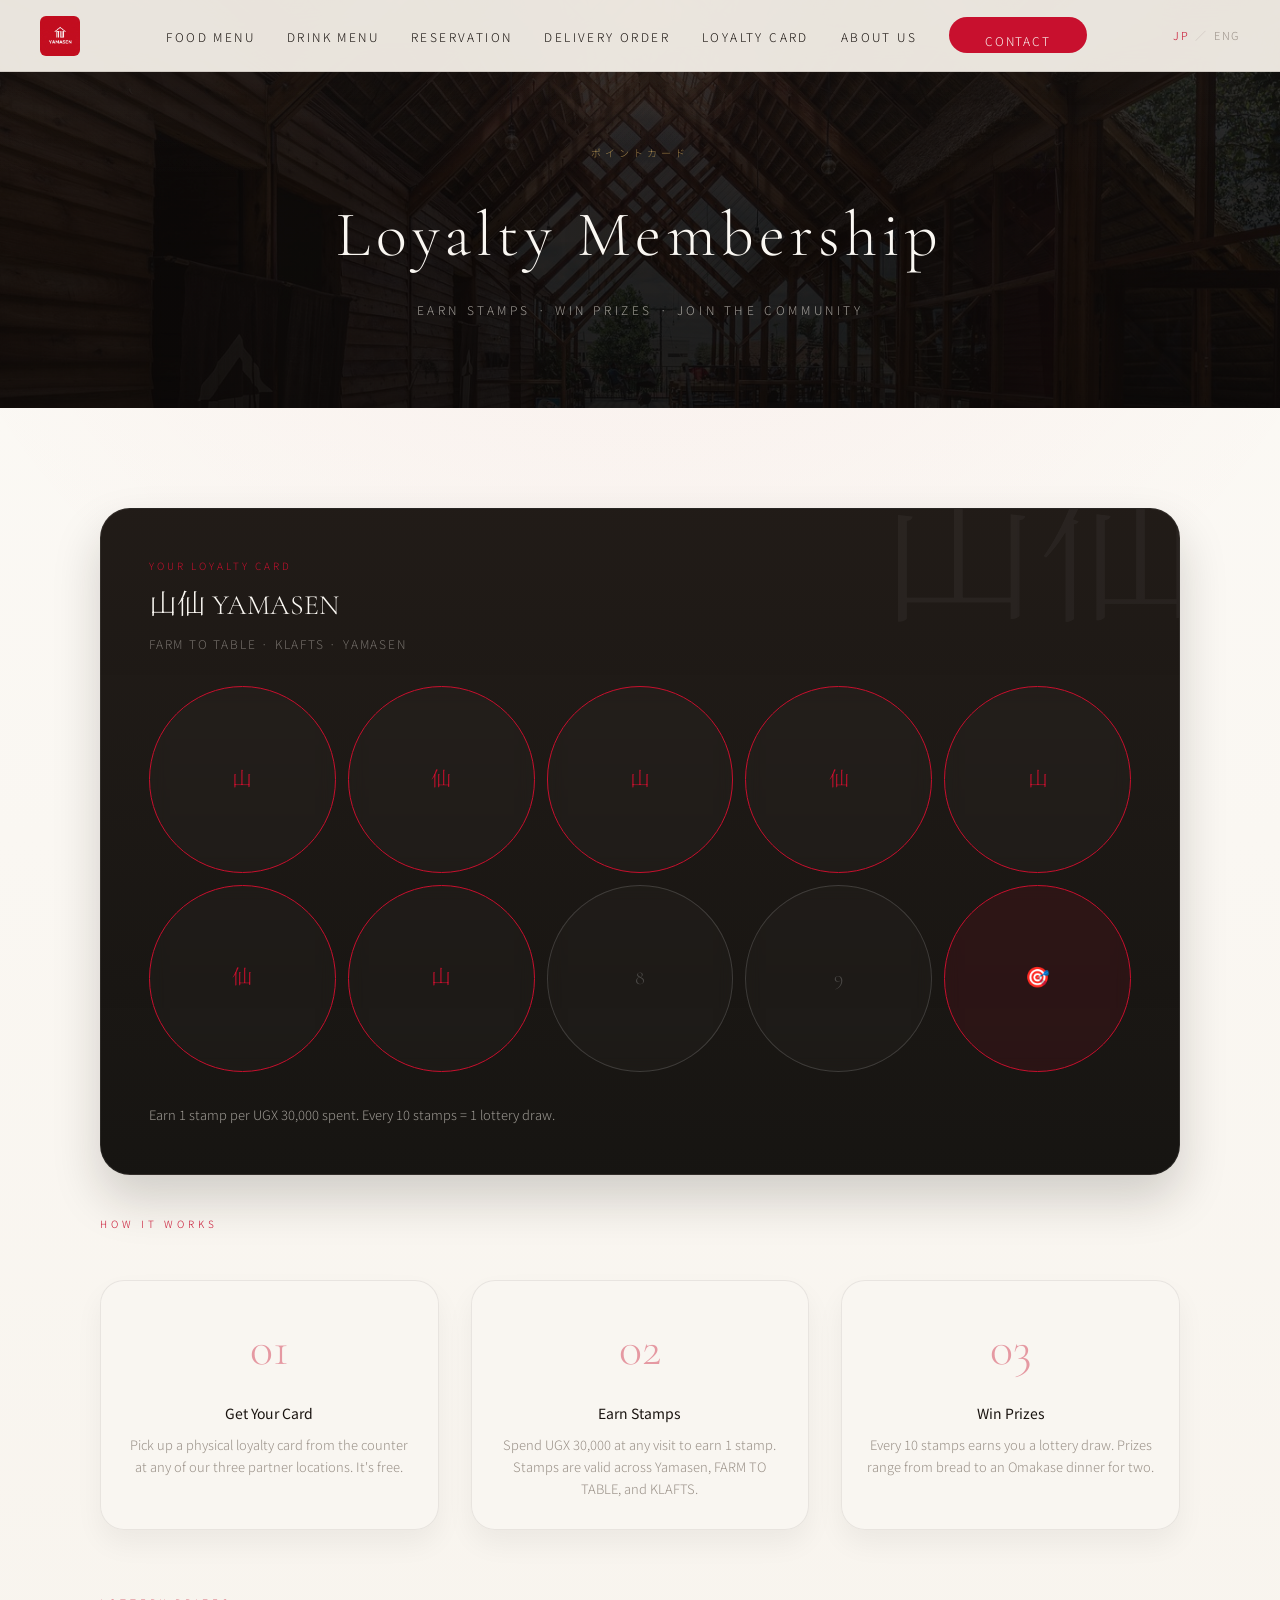
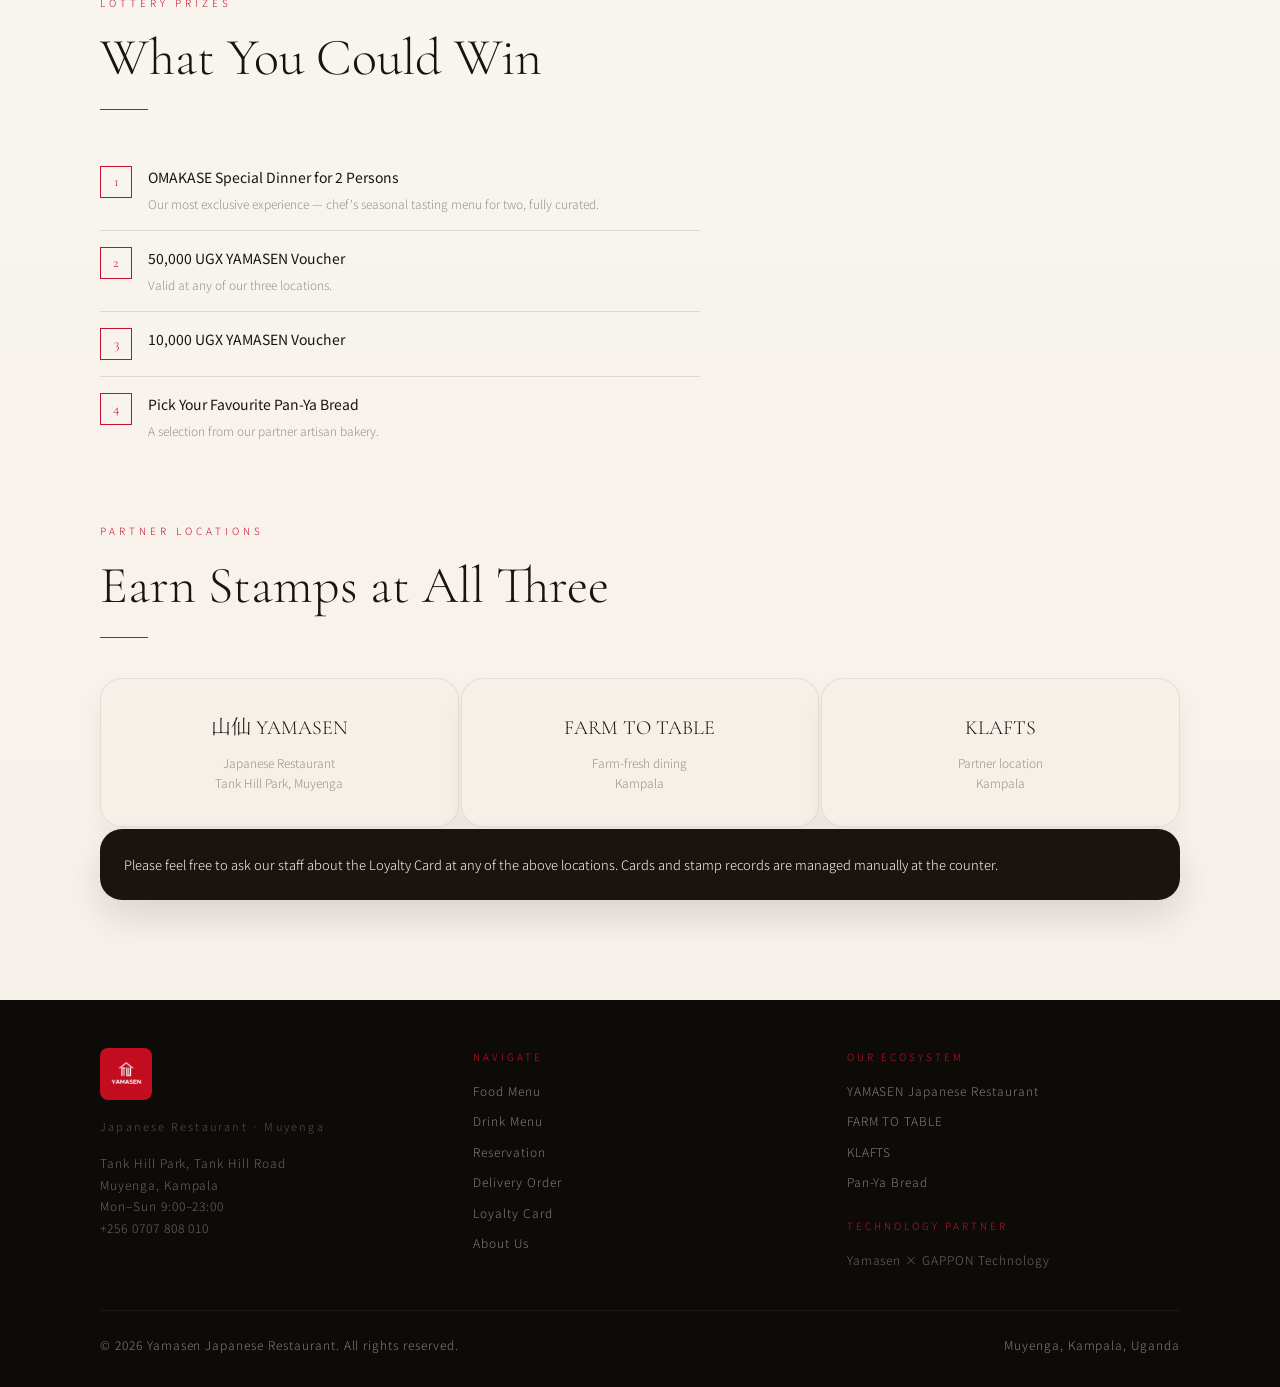
<file: pages/loyalty.html>
<!DOCTYPE html>
<html lang="en">
<head>
  <meta charset="UTF-8">
  <meta name="viewport" content="width=device-width, initial-scale=1.0">
  <title>Loyalty Card — Yamasen Japanese Restaurant</title>
  <meta name="description" content="Join Yamasen's loyalty membership. Earn stamps, win prizes including Omakase dinner, vouchers and more.">
  <link rel="stylesheet" href="../css/style.css">
  <link rel="icon" type="image/png" sizes="32x32" href="../icons/favicon-32.png">
  <link rel="apple-touch-icon" href="../icons/icon-192.png">
  <style>
    .stamp-card {
      background: var(--ink); color: var(--rice);
      padding: 48px; border-radius: 4px; position: relative; overflow: hidden;
      margin-bottom: 40px;
    }
    .stamp-card::before {
      content: '山仙'; position: absolute; right: -20px; top: -30px;
      font-family: var(--font-serif); font-size: 160px; opacity: 0.04;
      color: white; pointer-events: none; line-height: 1;
    }
    .stamp-grid {
      display: grid; grid-template-columns: repeat(5, 1fr); gap: 12px; margin: 32px 0;
    }
    .stamp {
      aspect-ratio: 1; border: 1px solid rgba(255,255,255,0.15);
      border-radius: 50%; display: flex; align-items: center; justify-content: center;
      font-family: var(--font-serif); font-size: 20px; color: rgba(255,255,255,0.2);
      transition: all 0.3s; cursor: default;
    }
    .stamp.filled { border-color: var(--primary); color: var(--primary); }
    .stamp.lottery { border-color: var(--primary); background: rgba(var(--primary-rgb), 0.1); color: var(--primary); }
    .how-steps { display: grid; grid-template-columns: repeat(3,1fr); gap: 32px; margin-top: 48px; }
    .how-step { text-align: center; }
    .how-num { font-family: var(--font-serif); font-size: 48px; color: var(--primary); opacity: 0.4; margin-bottom: 12px; }
    .how-title { font-size: 14px; font-weight: 400; margin-bottom: 8px; }
    .how-desc { font-size: 13px; color: var(--warm-gray); line-height: 1.7; }
    .partners-grid { display: grid; grid-template-columns: repeat(3,1fr); gap: 2px; margin-top: 40px; }
    .partner-card { background: var(--paper); padding: 32px 24px; text-align: center; }
    .partner-card-name { font-family: var(--font-serif); font-size: 20px; margin-bottom: 8px; }
    .partner-card-desc { font-size: 12px; color: var(--warm-gray); }
  </style>
</head>
<body>
  <div id="nav-placeholder"></div>

  <header class="page-hero">
    <span class="section-label" style="color:var(--primary);">ポイントカード</span>
    <h1>Loyalty Membership</h1>
    <p>Earn stamps · Win prizes · Join the community</p>
  </header>

  <main>
    <section>
      <div class="container">

        <!-- STAMP CARD DEMO -->
        <div class="stamp-card reveal">
          <div style="font-size:10px;letter-spacing:0.3em;text-transform:uppercase;color:var(--primary);margin-bottom:8px;">Your Loyalty Card</div>
          <div style="font-family:var(--font-serif);font-size:28px;margin-bottom:4px;">山仙 YAMASEN</div>
          <div style="font-size:12px;color:rgba(245,240,232,0.4);letter-spacing:0.15em;">FARM TO TABLE · KLAFTS · YAMASEN</div>
          <div class="stamp-grid" aria-label="Stamp progress — 7 of 10 collected">
            <div class="stamp filled" aria-label="Stamp 1 collected">山</div>
            <div class="stamp filled" aria-label="Stamp 2 collected">仙</div>
            <div class="stamp filled" aria-label="Stamp 3 collected">山</div>
            <div class="stamp filled" aria-label="Stamp 4 collected">仙</div>
            <div class="stamp filled" aria-label="Stamp 5 collected">山</div>
            <div class="stamp filled" aria-label="Stamp 6 collected">仙</div>
            <div class="stamp filled" aria-label="Stamp 7 collected">山</div>
            <div class="stamp" aria-label="Stamp 8 — not yet collected">8</div>
            <div class="stamp" aria-label="Stamp 9 — not yet collected">9</div>
            <div class="stamp lottery" aria-label="Stamp 10 — lottery draw">🎯</div>
          </div>
          <div style="font-size:13px;color:rgba(245,240,232,0.6);">Earn 1 stamp per UGX 30,000 spent. Every 10 stamps = 1 lottery draw.</div>
        </div>

        <!-- HOW IT WORKS -->
        <span class="section-label reveal">How It Works</span>
        <div class="how-steps">
          <div class="how-step reveal">
            <div class="how-num">01</div>
            <div class="how-title">Get Your Card</div>
            <div class="how-desc">Pick up a physical loyalty card from the counter at any of our three partner locations. It's free.</div>
          </div>
          <div class="how-step reveal">
            <div class="how-num">02</div>
            <div class="how-title">Earn Stamps</div>
            <div class="how-desc">Spend UGX 30,000 at any visit to earn 1 stamp. Stamps are valid across Yamasen, FARM TO TABLE, and KLAFTS.</div>
          </div>
          <div class="how-step reveal">
            <div class="how-num">03</div>
            <div class="how-title">Win Prizes</div>
            <div class="how-desc">Every 10 stamps earns you a lottery draw. Prizes range from bread to an Omakase dinner for two.</div>
          </div>
        </div>

        <!-- PRIZES -->
        <div style="margin-top:64px;">
          <span class="section-label reveal">Lottery Prizes</span>
          <h2 class="section-title reveal">What You Could Win</h2>
          <div class="section-line reveal"></div>
          <ul class="prize-list reveal" style="max-width:600px;" role="list">
            <li class="prize-item">
              <span class="prize-rank" aria-label="1st Prize">1</span>
              <div>
                <div class="prize-name">OMAKASE Special Dinner for 2 Persons</div>
                <div style="font-size:12px;color:var(--warm-gray);margin-top:4px;">Our most exclusive experience — chef's seasonal tasting menu for two, fully curated.</div>
              </div>
            </li>
            <li class="prize-item">
              <span class="prize-rank" aria-label="2nd Prize">2</span>
              <div>
                <div class="prize-name">50,000 UGX YAMASEN Voucher</div>
                <div style="font-size:12px;color:var(--warm-gray);margin-top:4px;">Valid at any of our three locations.</div>
              </div>
            </li>
            <li class="prize-item">
              <span class="prize-rank" aria-label="3rd Prize">3</span>
              <div>
                <div class="prize-name">10,000 UGX YAMASEN Voucher</div>
              </div>
            </li>
            <li class="prize-item">
              <span class="prize-rank" aria-label="4th Prize">4</span>
              <div>
                <div class="prize-name">Pick Your Favourite Pan-Ya Bread</div>
                <div style="font-size:12px;color:var(--warm-gray);margin-top:4px;">A selection from our partner artisan bakery.</div>
              </div>
            </li>
          </ul>
        </div>

        <!-- PARTNER LOCATIONS -->
        <div style="margin-top:64px;">
          <span class="section-label reveal">Partner Locations</span>
          <h2 class="section-title reveal">Earn Stamps at All Three</h2>
          <div class="section-line reveal"></div>
          <div class="partners-grid">
            <div class="partner-card reveal">
              <div class="partner-card-name">山仙 YAMASEN</div>
              <div class="partner-card-desc">Japanese Restaurant<br>Tank Hill Park, Muyenga</div>
            </div>
            <div class="partner-card reveal">
              <div class="partner-card-name">FARM TO TABLE</div>
              <div class="partner-card-desc">Farm-fresh dining<br>Kampala</div>
            </div>
            <div class="partner-card reveal">
              <div class="partner-card-name">KLAFTS</div>
              <div class="partner-card-desc">Partner location<br>Kampala</div>
            </div>
          </div>
          <div class="stamp-info reveal" style="margin-top:2px;padding:24px;background:var(--ink);color:var(--rice);font-size:13px;line-height:1.8;">
            Please feel free to ask our staff about the Loyalty Card at any of the above locations. Cards and stamp records are managed manually at the counter.
          </div>
        </div>

      </div>
    </section>
  </main>

  <div id="footer-placeholder"></div>
  <div class="toast" id="toast" role="alert" aria-live="polite"></div>
  <script src="../js/main.js"></script>
  <script src="../js/layout.js"></script>
  <script>injectLayout(false);</script>
</body>
</html>
</file>
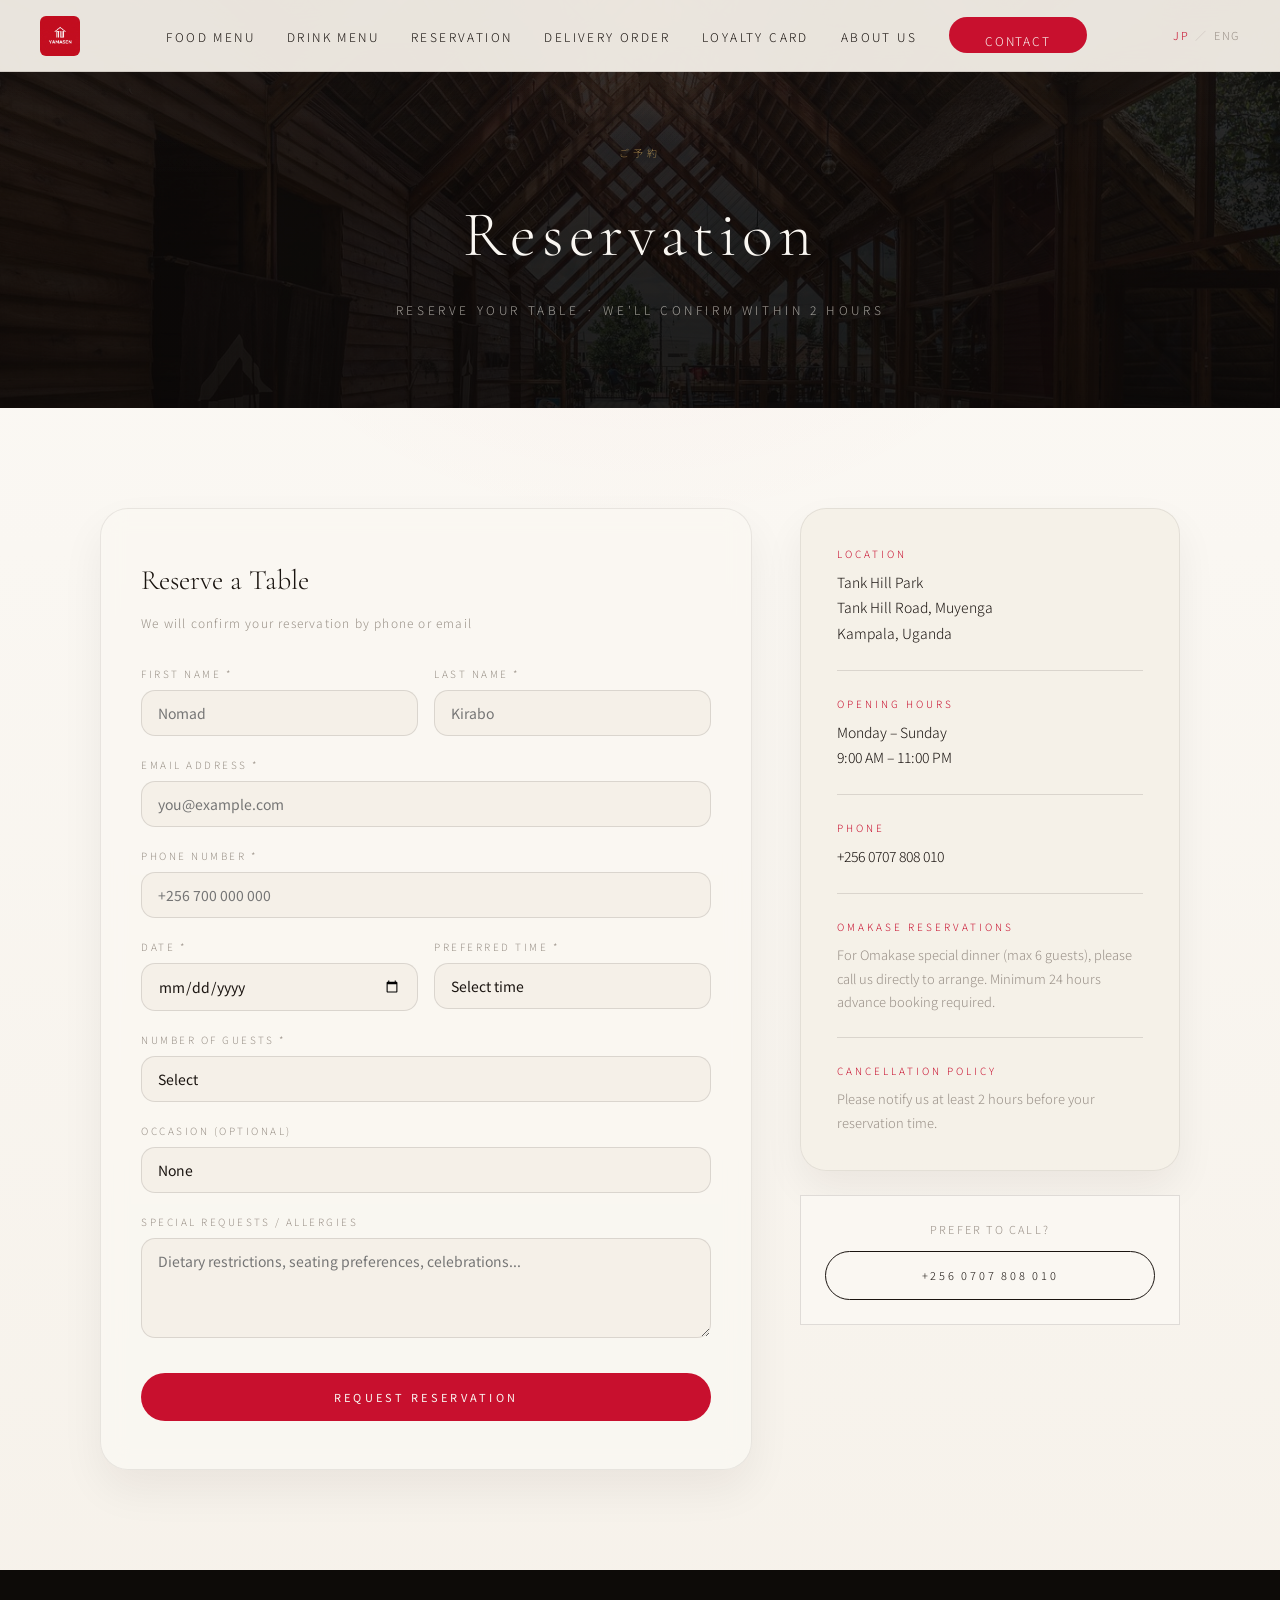
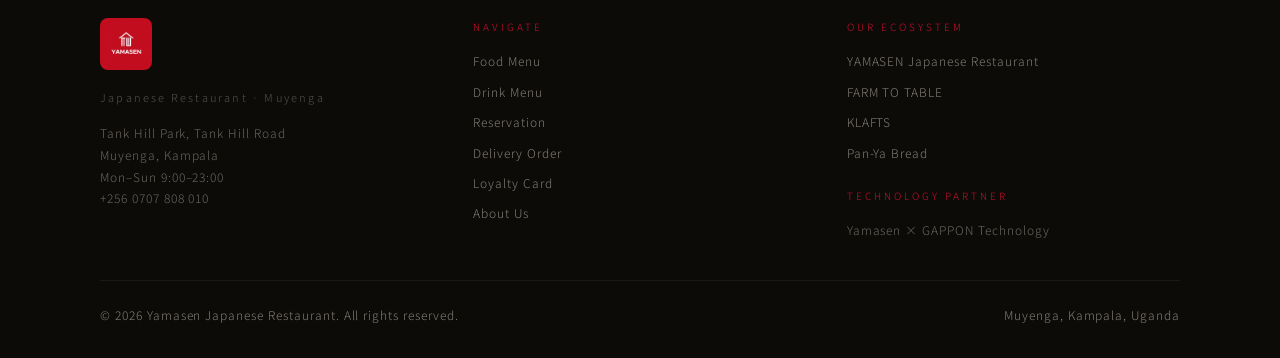
<file: pages/reservation.html>
<!DOCTYPE html>
<html lang="en">
<head>
  <meta charset="UTF-8">
  <meta name="viewport" content="width=device-width, initial-scale=1.0">
  <title>Reservation — Yamasen Japanese Restaurant</title>
  <meta name="description" content="Reserve a table at Yamasen Japanese Restaurant in Muyenga, Kampala. Open daily 9am–11pm.">
  <link rel="stylesheet" href="../css/style.css">
  <link rel="icon" type="image/png" sizes="32x32" href="../icons/favicon-32.png">
  <link rel="apple-touch-icon" href="../icons/icon-192.png">
</head>
<body>
  <div id="nav-placeholder"></div>

  <header class="page-hero">
    <span class="section-label" style="color:var(--primary);">ご予約</span>
    <h1>Reservation</h1>
    <p>Reserve your table · We'll confirm within 2 hours</p>
  </header>

  <main>
    <section>
      <div class="container">
        <div class="res-layout">
          <div>
            <div class="form-card reveal">
              <div class="form-card-title">Reserve a Table</div>
              <div class="form-card-subtitle">We will confirm your reservation by phone or email</div>
              <form id="reservationForm" novalidate aria-label="Table reservation form">
                <div class="form-row">
                  <div class="form-group">
                    <label class="form-label" for="res-first">First Name *</label>
                    <input class="form-input" type="text" id="res-first" name="first_name" required autocomplete="given-name" placeholder="Nomad">
                  </div>
                  <div class="form-group">
                    <label class="form-label" for="res-last">Last Name *</label>
                    <input class="form-input" type="text" id="res-last" name="last_name" required autocomplete="family-name" placeholder="Kirabo">
                  </div>
                </div>
                <div class="form-group">
                  <label class="form-label" for="res-email">Email Address *</label>
                  <input class="form-input" type="email" id="res-email" name="email" required autocomplete="email" placeholder="you@example.com">
                </div>
                <div class="form-group">
                  <label class="form-label" for="res-phone">Phone Number *</label>
                  <input class="form-input" type="tel" id="res-phone" name="phone" required autocomplete="tel" placeholder="+256 700 000 000">
                </div>
                <div class="form-row">
                  <div class="form-group">
                    <label class="form-label" for="res-date">Date *</label>
                    <input class="form-input" type="date" id="res-date" name="date" required min="">
                  </div>
                  <div class="form-group">
                    <label class="form-label" for="res-time">Preferred Time *</label>
                    <select class="form-select" id="res-time" name="time" required>
                      <option value="">Select time</option>
                      <option>09:00</option><option>09:30</option>
                      <option>10:00</option><option>10:30</option>
                      <option>11:00</option><option>11:30</option>
                      <option>12:00</option><option>12:30</option>
                      <option>13:00</option><option>13:30</option>
                      <option>14:00</option><option>14:30</option>
                      <option>15:00</option><option>15:30</option>
                      <option>16:00</option><option>16:30</option>
                      <option>17:00</option><option>17:30</option>
                      <option>18:00</option><option>18:30</option>
                      <option>19:00</option><option>19:30</option>
                      <option>20:00</option><option>20:30</option>
                      <option>21:00</option><option>21:30</option>
                      <option>22:00</option><option>22:30</option>
                    </select>
                  </div>
                </div>
                <div class="form-group">
                  <label class="form-label" for="res-guests">Number of Guests *</label>
                  <select class="form-select" id="res-guests" name="guests" required>
                    <option value="">Select</option>
                    <option>1</option><option>2</option><option>3</option><option>4</option>
                    <option>5</option><option>6</option>
                    <option value="7+">7+ (please call us)</option>
                  </select>
                </div>
                <div class="form-group">
                  <label class="form-label" for="res-occasion">Occasion (optional)</label>
                  <select class="form-select" id="res-occasion" name="occasion">
                    <option value="">None</option>
                    <option>Birthday</option>
                    <option>Anniversary</option>
                    <option>Business dinner</option>
                    <option>Date night</option>
                    <option>Other celebration</option>
                  </select>
                </div>
                <div class="form-group">
                  <label class="form-label" for="res-notes">Special Requests / Allergies</label>
                  <textarea class="form-textarea" id="res-notes" name="notes" placeholder="Dietary restrictions, seating preferences, celebrations..."></textarea>
                </div>
                <button type="submit" class="form-submit">Request Reservation</button>
                <div class="form-msg" role="alert"></div>
              </form>
            </div>
          </div>

          <div class="reveal">
            <div class="res-info-card">
              <div class="res-info-item">
                <div class="res-info-label">Location</div>
                <div class="res-info-val">Tank Hill Park<br>Tank Hill Road, Muyenga<br>Kampala, Uganda</div>
              </div>
              <div class="res-info-item">
                <div class="res-info-label">Opening Hours</div>
                <div class="res-info-val">Monday – Sunday<br>9:00 AM – 11:00 PM</div>
              </div>
              <div class="res-info-item">
                <div class="res-info-label">Phone</div>
                <div class="res-info-val"><a href="tel:+2560707808010" style="color:inherit;text-decoration:none;">+256 0707 808 010</a></div>
              </div>
              <div class="res-info-item">
                <div class="res-info-label">Omakase Reservations</div>
                <div class="res-info-val" style="font-size:13px;color:var(--warm-gray);">For Omakase special dinner (max 6 guests), please call us directly to arrange. Minimum 24 hours advance booking required.</div>
              </div>
              <div class="res-info-item">
                <div class="res-info-label">Cancellation Policy</div>
                <div class="res-info-val" style="font-size:13px;color:var(--warm-gray);">Please notify us at least 2 hours before your reservation time.</div>
              </div>
            </div>

            <div style="margin-top:24px; padding:24px; border:1px solid var(--border); text-align:center; background:var(--rice);">
              <div style="font-size:11px; letter-spacing:0.2em; text-transform:uppercase; color:var(--warm-gray); margin-bottom:12px;">Prefer to call?</div>
              <a href="tel:+2560707808010" class="btn btn-outline" style="width:100%; text-align:center;">+256 0707 808 010</a>
            </div>
          </div>
        </div>
      </div>
    </section>
  </main>

  <div id="footer-placeholder"></div>
  <div class="toast" id="toast" role="alert" aria-live="polite"></div>
  <script src="../js/main.js"></script>
  <script src="../js/layout.js"></script>
  <script>injectLayout(false);</script>
  <script>
    // Set minimum date to today (local timezone)
    const today = new Date();
    const yyyy = today.getFullYear();
    const mm = String(today.getMonth() + 1).padStart(2, '0');
    const dd = String(today.getDate()).padStart(2, '0');
    document.getElementById('res-date').min = `${yyyy}-${mm}-${dd}`;
  </script>
</body>
</html>
</file>
<file: css/style.css>
@import url('https://fonts.googleapis.com/css2?family=Noto+Serif+JP:wght@300;400;500;700&family=Noto+Sans+JP:wght@300;400;500&family=Cormorant+Garamond:ital,wght@0,300;0,400;0,600;1,300;1,400&display=swap');

:root {
  --ink: #1a1410;
  --paper: #f5f0e8;
  --rice: #faf7f2;
  --matcha: #4a6741;
  --matcha-light: #6b8f62;
  --primary: #C8102E;
  --primary-dark: #9E0C24;
  --primary-rgb: 200, 16, 46;
  --gold: #c5a059;
  --gold-dark: #a68549;
  --warm-gray: #9a9188;
  --border: rgba(26,20,16,0.12);
  --shadow: rgba(26,20,16,0.08);
  --font-serif: 'Cormorant Garamond', 'Noto Serif JP', serif;
  --font-sans: 'Noto Sans JP', sans-serif;
  --nav-h: 72px;
}

*, *::before, *::after { box-sizing: border-box; margin: 0; padding: 0; }

html { font-size: 16px; scroll-behavior: auto; overflow-x: hidden; }

body {
  background:
    radial-gradient(circle at top, rgba(var(--primary-rgb),0.05), transparent 26%),
    linear-gradient(180deg, #fcfaf6 0%, var(--rice) 28%, var(--paper) 100%);
  color: var(--ink);
  font-family: var(--font-sans);
  font-weight: 300;
  line-height: 1.7;
  overflow-x: hidden;
}

/* ── NAV ── */
nav {
  position: fixed; top: 0; left: 0; right: 0; z-index: 2000;
  height: var(--nav-h);
  background: rgba(245,240,232,0.95);
  backdrop-filter: blur(16px);
  border-bottom: 1px solid var(--border);
  display: flex; align-items: center; justify-content: space-between;
  padding: 0 40px;
  box-shadow: 0 12px 30px rgba(26,20,16,0.05);
}
.nav-logo {
  display: flex; align-items: center;
  text-decoration: none; color: var(--ink);
  flex-shrink: 0;
}
.nav-logo-img {
  display: block;
  height: 40px;
  width: auto;
  border-radius: 6px;
}

.nav-links {
  display: flex; align-items: center; gap: 32px; list-style: none;
}
.nav-links a {
  text-decoration: none; color: var(--ink); font-size: 12px;
  letter-spacing: 0.2em; text-transform: uppercase;
  position: relative; padding-bottom: 2px;
  transition: color 0.3s;
}
.nav-links a::after {
  content: ''; position: absolute; bottom: 0; left: 0; width: 0; height: 1px;
  background: var(--primary); transition: width 0.3s;
}
.nav-links a:hover { color: var(--primary); }
.nav-links a:hover::after { width: 100%; }

.nav-lang {
  font-size: 11px; letter-spacing: 0.15em; color: var(--warm-gray);
  display: flex; align-items: center; gap: 6px;
}
.nav-lang a { text-decoration: none; color: var(--warm-gray); transition: color 0.2s; }
.nav-lang a:hover, .nav-lang a.active { color: var(--primary); }
.nav-lang span { opacity: 0.4; }

.nav-cta {
  background: var(--primary); color: var(--rice) !important;
  padding: 8px 20px; border-radius: 999px;
  letter-spacing: 0.15em !important;
  transition: background 0.3s, transform 0.2s, box-shadow 0.3s !important;
}
.nav-cta:hover { background: var(--primary-dark) !important; transform: translateY(-1px); box-shadow: 0 10px 22px rgba(var(--primary-rgb),0.22); }
.nav-cta::after { display: none !important; }

.hamburger {
  display: none; flex-direction: column; gap: 6px;
  background: none; border: none; cursor: pointer; padding: 12px;
  margin-right: -12px;
}
.hamburger span {
  display: block; width: 24px; height: 2px;
  background: var(--primary); transition: all 0.3s;
}
.hamburger.active span:nth-child(1) { transform: translateY(8px) rotate(45deg); }
.hamburger.active span:nth-child(2) { opacity: 0; transform: scaleX(0); }
.hamburger.active span:nth-child(3) { transform: translateY(-8px) rotate(-45deg); }
body.nav-open { overflow: hidden; }

/* ── HERO + HIGHLIGHTS FLOW ── */
.home-intro-flow {
  position: relative;
  background: var(--ink);
}
.hero {
  height: 100svh;
  min-height: 100svh;
  max-height: 100svh;
  display: flex;
  flex-direction: column;
  align-items: center;
  justify-content: center;
  position: relative;
  text-align: center;
  color: var(--rice);
  padding: var(--nav-h) 24px 72px;
  overflow: hidden;
  background-color: var(--ink);
  z-index: 1;
  box-sizing: border-box;
}
.hero::before {
  content: '';
  position: absolute;
  inset: 0;
  background-image: url('../assets/images/yamazen_1.jpg');
  background-size: cover;
  background-position: center 35%;
  opacity: 0.4;
  z-index: 0;
}
.hero::after {
  content: '';
  position: absolute;
  inset: 0;
  z-index: 1;
  pointer-events: none;
  background:
    linear-gradient(to bottom, rgba(26,20,16,0.2) 0%, transparent 45%),
    linear-gradient(to bottom, transparent 55%, rgba(26,20,16,0.85) 88%, var(--ink) 100%);
}
.hero-content {
  position: relative;
  z-index: 2;
  max-width: 900px;
  width: 100%;
  flex: 0 0 auto;
}
.hero-tag {
  font-size: 11px; letter-spacing: 0.35em; text-transform: uppercase;
  color: rgba(255,255,255,0.8); margin-bottom: 24px;
  display: flex; align-items: center; justify-content: center; gap: 12px;
}
.hero-tag::before, .hero-tag::after {
  content: ''; display: inline-block; width: 40px; height: 1px; background: var(--primary);
}
.hero-brand {
  margin: 0 auto 32px;
  line-height: 0;
}
.hero-logo {
  display: block;
  width: clamp(200px, 32vw, 320px);
  height: auto;
  margin: 0 auto;
  filter: drop-shadow(0 4px 24px rgba(0,0,0,0.35));
  mix-blend-mode: screen;
}
.hero-info {
  font-size: 12px; letter-spacing: 0.15em; color: rgba(255,255,255,0.6);
  margin-bottom: 8px;
}
.hero-hours {
  font-size: 12px; letter-spacing: 0.12em; color: rgba(255,255,255,0.6);
  margin-bottom: 48px;
}
.hero-actions {
  display: flex; gap: 16px; justify-content: center; flex-wrap: wrap;
}
.btn {
  display: inline-block; padding: 14px 36px;
  font-size: 11px; letter-spacing: 0.25em; text-transform: uppercase;
  text-decoration: none; border-radius: 999px;
  transition: all 0.28s ease; cursor: pointer; border: none; font-family: var(--font-sans);
  will-change: transform;
}
.btn:active { transform: translateY(1px) scale(0.99); }
.btn-primary {
  background: var(--primary); color: #ffffff;
}
.btn-primary:hover { background: var(--primary-dark); transform: translateY(-2px); box-shadow: 0 4px 12px rgba(var(--primary-rgb),0.3); }
.btn-outline {
  background: transparent; color: var(--ink);
  border: 1px solid var(--ink);
}
.btn-outline:hover {
  background: rgba(26,20,16,0.05);
  transform: translateY(-2px);
  box-shadow: 0 10px 24px rgba(26,20,16,0.08);
}
.hero .btn-outline {
  color: #ffffff; 
  border-color: rgba(255,255,255,0.6);
  background: rgba(255,255,255,0.05);
}
.hero .btn-outline:hover { 
  background: #ffffff; color: var(--ink); border-color: #ffffff;
  transform: translateY(-2px);
  box-shadow: 0 4px 12px rgba(255,255,255,0.2);
}
.btn-gold {
  background: var(--gold); color: white;
}
.btn-gold:hover { background: var(--gold-dark); transform: translateY(-2px); box-shadow: 0 4px 12px rgba(197,160,89,0.3); }

.hero-scroll {
  position: absolute;
  bottom: 28px;
  left: 50%;
  transform: translateX(-50%);
  display: flex;
  flex-direction: column;
  align-items: center;
  gap: 8px;
  z-index: 2;
}
.hero-scroll span { font-size: 10px; letter-spacing: 0.2em; color: rgba(255,255,255,0.5); }
.hero-scroll-line {
  width: 1px; height: 40px; background: linear-gradient(to bottom, var(--primary), transparent);
}

/* ── SECTION STYLES ── */
section { padding: 100px 0; position: relative; }
.container { max-width: 1160px; margin: 0 auto; padding: 0 40px; }

.section-label {
  font-size: 10px; letter-spacing: 0.4em; text-transform: uppercase;
  color: var(--primary); margin-bottom: 16px; display: block;
}
.section-title {
  font-family: var(--font-serif); font-size: clamp(32px, 5vw, 52px);
  font-weight: 300; line-height: 1.2; margin-bottom: 20px;
}
.section-line {
  width: 48px; height: 1px; background: var(--primary); margin: 20px 0 40px;
}

/* ── SPECIAL MENU ── */
section.special-section {
  background: var(--ink);
  color: var(--rice);
  overflow: hidden;
  padding: 0;
  min-height: 100svh;
  height: 100svh;
  display: flex;
  box-sizing: border-box;
  position: relative;
  z-index: 2;
  margin-top: 0;
}
.home-intro-flow .special-section::after {
  content: '';
  position: absolute;
  top: 0;
  left: 0;
  right: 0;
  height: 48px;
  background: linear-gradient(to bottom, var(--ink), transparent);
  pointer-events: none;
  z-index: 0;
}
.special-section::before {
  content: '';
  position: absolute;
  inset: 0;
  background:
    var(--ink),
    radial-gradient(circle at 15% 20%, rgba(var(--primary-rgb),0.18), transparent 32%),
    radial-gradient(circle at 85% 80%, rgba(197,160,89,0.08), transparent 30%),
    linear-gradient(180deg, rgba(255,255,255,0.02), transparent 40%);
  pointer-events: none;
  z-index: 0;
}
.special-section > .container {
  position: relative;
  z-index: 1;
  flex: 1;
  width: 100%;
  max-width: none;
  display: flex;
  flex-direction: column;
  justify-content: space-between;
  gap: clamp(10px, 1.8vh, 18px);
  padding: clamp(18px, 2.5vh, 28px) 40px;
  min-height: 0;
  box-sizing: border-box;
}
.special-section .section-title {
  color: var(--rice);
  margin-bottom: 0;
  font-size: clamp(24px, 3.2vw, 34px);
}
.special-section .section-label { margin-bottom: 6px; }

.highlights-watermark {
  position: absolute;
  right: 2%;
  top: 50%;
  transform: translateY(-50%);
  font-family: var(--font-serif);
  font-size: clamp(80px, 12vw, 140px);
  color: rgba(255,255,255,0.03);
  line-height: 1;
  pointer-events: none;
  z-index: 0;
  user-select: none;
}
.highlights-orb {
  position: absolute;
  border-radius: 50%;
  filter: blur(50px);
  pointer-events: none;
  z-index: 0;
}
.highlights-orb--1 { width: 180px; height: 180px; background: rgba(var(--primary-rgb),0.2); top: 10%; left: -2%; }
.highlights-orb--2 { width: 140px; height: 140px; background: rgba(197,160,89,0.1); bottom: 10%; right: 6%; }

.highlights-header {
  position: relative;
  z-index: 1;
  display: flex;
  flex-direction: column;
  gap: clamp(8px, 1.2vh, 12px);
  flex-shrink: 0;
}
.highlights-header-top {
  display: flex;
  align-items: flex-end;
  justify-content: space-between;
  gap: 20px;
  flex-wrap: wrap;
}
.highlights-intro {
  font-size: 11px;
  line-height: 1.5;
  color: rgba(245,240,232,0.4);
  letter-spacing: 0.08em;
  margin: 0;
  white-space: nowrap;
}
.highlights-essentials {
  display: flex;
  flex-wrap: wrap;
  align-items: center;
  gap: 6px 10px;
  margin: 0;
  font-size: 11px;
  letter-spacing: 0.1em;
  color: rgba(245,240,232,0.45);
}
.highlights-essentials-sep { opacity: 0.35; }
.highlights-filters {
  display: flex;
  flex-wrap: wrap;
  gap: 8px;
}
.highlights-filter {
  padding: 9px 16px;
  border-radius: 999px;
  border: 1px solid rgba(255,255,255,0.15);
  background: transparent;
  color: rgba(245,240,232,0.65);
  font-size: 11px;
  letter-spacing: 0.14em;
  text-transform: uppercase;
  cursor: pointer;
  transition: all 0.25s;
  font-family: inherit;
  min-height: 38px;
}
.highlights-filter:hover {
  border-color: rgba(var(--primary-rgb),0.5);
  color: var(--rice);
}
.highlights-filter.is-active {
  background: var(--primary);
  border-color: var(--primary);
  color: var(--rice);
}

.highlights-stage {
  position: relative;
  z-index: 1;
  flex: 1 1 auto;
  min-height: 0;
  display: flex;
  overflow: hidden;
}
.highlights-main {
  display: flex;
  flex-direction: column;
  gap: clamp(8px, 1.2vh, 12px);
  min-width: 0;
  width: 100%;
  min-height: 0;
  flex: 1;
}
.highlights-carousel {
  position: relative;
  flex: 1 1 auto;
  min-height: 0;
  display: flex;
  flex-direction: column;
}
.highlights-viewport {
  overflow: hidden;
  border-radius: 14px;
  border: 1px solid rgba(255,255,255,0.1);
  box-shadow: 0 10px 24px rgba(0,0,0,0.2);
  flex: 1 1 auto;
  min-height: 0;
  height: auto;
}
.highlights-track {
  display: flex;
  height: 100%;
  transition: transform 0.65s cubic-bezier(0.4, 0, 0.2, 1);
  will-change: transform;
}
.highlights-track.no-transition { transition: none; }

.highlight-slide {
  flex: 0 0 100%;
  display: grid;
  grid-template-columns: minmax(0, 0.88fr) minmax(0, 1.12fr);
  min-height: 100%;
  height: 100%;
  background: rgba(255,255,255,0.04);
  align-items: stretch;
}
.highlight-slide-media {
  position: relative;
  overflow: hidden;
  background: #0d0b08;
  min-height: 0;
}
.highlight-slide-badge {
  position: absolute;
  top: 10px;
  left: 10px;
  z-index: 2;
  padding: 4px 10px;
  font-size: 8px;
  letter-spacing: 0.18em;
  text-transform: uppercase;
  background: var(--primary);
  color: var(--rice);
  border-radius: 4px;
}
.highlight-slide-badge--reserve { background: var(--ink); border: 1px solid var(--gold); color: var(--gold); }
.highlight-slide-badge--farm { background: var(--matcha); }
.highlight-slide-badge--gold { background: var(--gold); color: var(--ink); }
.highlight-slide-media img {
  width: 100%;
  height: 100%;
  min-height: 100%;
  object-fit: cover;
  object-position: center;
}

.highlight-slide-content {
  padding: clamp(14px, 2vh, 22px) clamp(16px, 2.5vw, 24px);
  display: flex;
  flex-direction: column;
  justify-content: center;
  border-left: 1px solid rgba(255,255,255,0.06);
  height: 100%;
  overflow: hidden;
  min-height: 0;
}
.highlight-slide-tags {
  display: flex;
  flex-wrap: wrap;
  gap: 4px;
  margin-bottom: 8px;
}
.highlight-tag {
  padding: 3px 8px;
  font-size: 8px;
  letter-spacing: 0.12em;
  text-transform: uppercase;
  border-radius: 3px;
  background: rgba(255,255,255,0.06);
  color: rgba(245,240,232,0.5);
  border: 1px solid rgba(255,255,255,0.08);
}
.highlight-tag--gold { border-color: rgba(197,160,89,0.4); color: var(--gold); }
.highlight-tag--farm { border-color: rgba(74,103,65,0.5); color: #8fb886; }
.highlight-slide-jp {
  font-family: var(--font-serif);
  font-size: clamp(18px, 2.2vh, 26px);
  color: var(--primary);
  margin-bottom: 2px;
  line-height: 1.15;
}
.highlight-slide-en {
  font-size: 8px;
  letter-spacing: 0.26em;
  text-transform: uppercase;
  color: rgba(245,240,232,0.4);
  margin-bottom: 4px;
}
.highlight-slide-price {
  font-family: var(--font-serif);
  font-size: clamp(15px, 2vh, 19px);
  color: var(--gold);
  margin-bottom: 4px;
}
.highlight-slide-desc {
  font-size: clamp(11px, 1.4vh, 13px);
  color: rgba(245,240,232,0.58);
  line-height: 1.5;
  max-width: 38ch;
  display: -webkit-box;
  -webkit-line-clamp: 3;
  -webkit-box-orient: vertical;
  overflow: hidden;
}
.highlight-slide-cta {
  margin-top: 8px;
  display: inline-block;
  align-self: flex-start;
  color: var(--rice);
  border-color: var(--rice);
  font-size: 10px;
  padding: 8px 16px;
}

.highlights-nav-row {
  display: flex;
  align-items: center;
  gap: 14px;
  flex: 0 0 auto;
  min-height: 52px;
  max-height: 56px;
}
.highlights-thumbs {
  display: flex;
  gap: 6px;
  overflow-x: auto;
  flex: 1;
  min-width: 0;
  padding: 2px 0;
  scroll-snap-type: x mandatory;
  -webkit-overflow-scrolling: touch;
  scrollbar-width: none;
}
.highlights-thumbs::-webkit-scrollbar { display: none; }
.highlights-thumb {
  flex: 0 0 auto;
  display: flex;
  align-items: center;
  gap: 8px;
  padding: 6px 14px 6px 6px;
  border-radius: 10px;
  border: 1px solid rgba(255,255,255,0.12);
  background: rgba(255,255,255,0.04);
  cursor: pointer;
  scroll-snap-align: start;
  transition: all 0.2s;
  min-height: 48px;
}
.highlights-thumb:hover {
  border-color: rgba(var(--primary-rgb),0.45);
  background: rgba(255,255,255,0.07);
}
.highlights-thumb.is-active {
  border-color: var(--primary);
  background: rgba(var(--primary-rgb),0.18);
  box-shadow: 0 2px 12px rgba(var(--primary-rgb),0.2);
}
.highlights-thumb-img {
  width: 44px;
  height: 44px;
  border-radius: 8px;
  object-fit: cover;
  flex-shrink: 0;
}
.highlights-thumb-name {
  font-size: 11px;
  letter-spacing: 0.06em;
  color: rgba(245,240,232,0.75);
  line-height: 1.25;
  max-width: 88px;
  overflow: hidden;
  text-overflow: ellipsis;
  white-space: nowrap;
}

.highlights-controls {
  display: flex;
  align-items: center;
  gap: 12px;
  flex-shrink: 0;
}
.highlights-counter {
  font-family: var(--font-serif);
  font-size: 18px;
  color: var(--rice);
  min-width: 58px;
  text-align: center;
}
.highlights-counter span {
  font-size: 12px;
  color: rgba(245,240,232,0.35);
}
.highlights-btn {
  width: 44px;
  height: 44px;
  border-radius: 50%;
  border: 1px solid rgba(255,255,255,0.22);
  background: rgba(255,255,255,0.06);
  color: var(--rice);
  font-size: 22px;
  line-height: 1;
  cursor: pointer;
  transition: background 0.25s, border-color 0.25s, transform 0.2s;
  flex-shrink: 0;
}
.highlights-btn:hover {
  background: var(--primary);
  border-color: var(--primary);
  transform: scale(1.05);
}
.highlights-dots {
  display: flex;
  align-items: center;
  gap: 8px;
}
.highlights-dot {
  width: 9px;
  height: 9px;
  border-radius: 50%;
  border: none;
  padding: 0;
  background: rgba(245,240,232,0.22);
  cursor: pointer;
  transition: transform 0.25s, background 0.25s;
}
.highlights-dot:hover { background: rgba(245,240,232,0.45); }
.highlights-dot.is-active {
  background: var(--primary);
  transform: scale(1.2);
}

.highlights-actions {
  display: grid;
  grid-template-columns: repeat(3, 1fr);
  gap: 12px;
  flex: 0 0 auto;
  position: relative;
  z-index: 1;
  width: 100%;
}
.highlights-action-link {
  padding: clamp(11px, 1.6vh, 14px) 16px;
  border-radius: 999px;
  border: 1px solid rgba(255,255,255,0.18);
  font-size: clamp(10px, 1.2vh, 12px);
  letter-spacing: 0.16em;
  text-transform: uppercase;
  text-decoration: none;
  color: rgba(245,240,232,0.8);
  transition: all 0.25s;
  min-height: clamp(42px, 5.5vh, 48px);
  display: inline-flex;
  align-items: center;
  justify-content: center;
  text-align: center;
}
.highlights-action-link:hover {
  border-color: var(--primary);
  color: var(--rice);
  background: rgba(var(--primary-rgb),0.15);
}
.highlights-action-link--accent {
  background: var(--primary);
  border-color: var(--primary);
  color: var(--rice);
}
.highlights-action-link--accent:hover {
  background: var(--primary-dark);
  border-color: var(--primary-dark);
}

.delivery-badge {
  display: inline-block;
  margin-top: 6px;
  padding: 5px 12px;
  border: 1px solid var(--primary);
  color: var(--primary);
  font-size: 9px;
  letter-spacing: 0.18em;
  text-transform: uppercase;
}
.special-section .delivery-badge { margin-top: 6px; }

/* ── LOYALTY ── */
.loyalty-section {
  background:
    radial-gradient(circle at top right, rgba(197,160,89,0.08), transparent 24%),
    var(--paper);
}
.loyalty-grid { display: grid; grid-template-columns: 1fr 1fr; gap: 64px; align-items: start; }
.loyalty-card {
  background: var(--rice); border: 1px solid var(--border);
  padding: 40px; position: relative;
  border-radius: 26px;
  box-shadow: 0 16px 36px rgba(26,20,16,0.06);
}
.loyalty-card-title {
  font-family: var(--font-serif); font-size: 24px; margin-bottom: 24px;
  padding-bottom: 16px; border-bottom: 1px solid var(--border);
}
.prize-list { list-style: none; }
.prize-item {
  display: flex; align-items: flex-start; gap: 16px;
  padding: 16px 0; border-bottom: 1px solid var(--border);
}
.prize-item:last-child { border-bottom: none; }
.prize-rank {
  flex-shrink: 0; width: 32px; height: 32px;
  border: 1px solid var(--primary); color: var(--primary);
  display: flex; align-items: center; justify-content: center;
  font-family: var(--font-serif); font-size: 14px;
}
.prize-name { font-size: 14px; font-weight: 400; }
.partners-list { display: flex; flex-direction: column; gap: 12px; margin-top: 24px; }
.partner-tag {
  display: flex; align-items: center; gap: 12px;
  font-size: 13px; padding: 12px 16px;
  border: 1px solid var(--border); background: var(--rice);
  border-radius: 16px;
  transition: transform 0.25s ease, box-shadow 0.25s ease, border-color 0.25s ease;
}
.partner-tag:hover { transform: translateY(-2px); border-color: rgba(var(--primary-rgb),0.24); box-shadow: 0 12px 24px rgba(26,20,16,0.06); }
.partner-dot { width: 6px; height: 6px; background: var(--primary); border-radius: 50%; flex-shrink: 0; }
.stamp-info {
  margin-top: 24px; padding: 20px;
  background: var(--ink); color: var(--rice);
  font-size: 13px; line-height: 1.8;
  border-radius: 22px;
  box-shadow: 0 18px 36px rgba(26,20,16,0.12);
}

/* ── FARM TO TABLE ── */
.farm-section {
  background:
    linear-gradient(135deg, rgba(44,63,39,0.95), rgba(74,103,65,0.92)),
    var(--matcha);
  color: white; overflow: hidden; position: relative;
}
.farm-section::before {
  content: ''; position: absolute; right: -100px; top: -100px;
  width: 400px; height: 400px;
  border: 1px solid rgba(255,255,255,0.1); border-radius: 50%;
}
.farm-section::after {
  content: ''; position: absolute; right: -60px; top: -60px;
  width: 280px; height: 280px;
  border: 1px solid rgba(255,255,255,0.08); border-radius: 50%;
}
.farm-content { position: relative; z-index: 1; max-width: 680px; }
.farm-section .section-label { color: rgba(255,255,255,0.5); }
.farm-section .section-title { color: white; font-style: italic; }
.farm-section .section-line { background: rgba(255,255,255,0.3); }
.farm-desc { font-size: 16px; line-height: 1.9; color: rgba(255,255,255,0.85); }
.farm-badge {
  display: inline-flex; align-items: center; gap: 12px;
  margin-top: 32px; padding: 14px 24px;
  border: 1px solid rgba(255,255,255,0.2);
  font-size: 12px; letter-spacing: 0.15em;
  border-radius: 999px;
  background: rgba(255,255,255,0.06);
  backdrop-filter: blur(12px);
}

/* ── MENUS ── */
.menu-category { margin-bottom: 8px; }
.menu-cat-title {
  font-family: var(--font-serif);
  font-size: 11px;
  letter-spacing: 0.4em;
  text-transform: uppercase;
  color: var(--warm-gray);
  padding: 24px 0 16px;
  border-bottom: 1px solid var(--border);
  margin-bottom: 18px;
}
.menu-tabs {
  display: flex; gap: 8px; border: 1px solid rgba(26,20,16,0.08); margin-bottom: 48px;
  flex-wrap: wrap;
  position: sticky;
  top: calc(var(--nav-h) + 12px);
  z-index: 12;
  padding: 10px;
  border-radius: 20px;
  background: rgba(250,247,242,0.82);
  backdrop-filter: blur(14px);
  box-shadow: 0 18px 40px rgba(26,20,16,0.06);
}
.menu-tab {
  padding: 12px 18px; font-size: 11px; letter-spacing: 0.2em;
  text-transform: uppercase; cursor: pointer; background: none; border: none;
  color: var(--warm-gray); position: relative; font-family: var(--font-sans);
  transition: color 0.25s ease, background 0.25s ease, transform 0.25s ease, box-shadow 0.25s ease;
  border-radius: 14px;
  -webkit-tap-highlight-color: transparent;
  touch-action: manipulation;
}
.menu-tab:hover {
  color: var(--ink);
  background: rgba(255,255,255,0.75);
}
.menu-tab:active { transform: translateY(1px) scale(0.99); }
.menu-tab.active {
  color: var(--ink);
  background: rgba(255,255,255,0.92);
  box-shadow: 0 10px 22px rgba(26,20,16,0.08);
}
.menu-tab.active::after {
  content: ''; position: absolute; bottom: 6px; left: 14px; right: 14px; height: 2px;
  background: var(--primary);
}
.menu-panel { display: none; }
.menu-panel.active { display: block; animation: fadeUp 0.45s ease; }
.menu-grid {
  display: grid; grid-template-columns: repeat(auto-fill, minmax(280px, 1fr)); gap: 24px;
  background: transparent;
}
.menu-item {
  background: rgba(250,247,242,0.92); border: 1px solid rgba(26,20,16,0.08);
  display: flex; flex-direction: column;
  transition: all 0.3s ease;
  overflow: hidden;
  height: 100%;
  border-radius: 22px;
  box-shadow: 0 10px 28px rgba(26,20,16,0.04);
}
.menu-item:hover { 
  background: #ffffff; 
  transform: translateY(-6px);
  box-shadow: 0 16px 34px rgba(26,20,16,0.10);
  border-color: var(--primary);
}
.menu-item-image {
  width: 100%; height: 200px; overflow: hidden; background: var(--paper);
  position: relative;
}
.menu-item-image.placeholder {
  display: flex;
  align-items: center;
  justify-content: center;
  background:
    linear-gradient(135deg, rgba(var(--primary-rgb),0.08), rgba(197,160,89,0.12)),
    var(--paper);
  border-bottom: 1px solid var(--border);
}
.menu-item-image.placeholder span {
  font-size: 11px;
  letter-spacing: 0.18em;
  text-transform: uppercase;
  color: var(--warm-gray);
  text-align: center;
  padding: 0 20px;
}
.menu-item-image img {
  width: 100%; height: 100%; object-fit: cover;
  transition: transform 0.5s ease;
}
.menu-item:hover .menu-item-image img { transform: scale(1.05); }

.menu-item-content { padding: 20px; flex: 1; display: flex; flex-direction: column; }
.menu-item-header { display: flex; justify-content: space-between; align-items: start; gap: 12px; margin-bottom: 12px; }
.menu-item-info { flex: 1; }
.menu-item-name { font-size: 16px; font-weight: 400; color: var(--ink); margin-bottom: 2px; }
.menu-item-jp { font-family: var(--font-serif); font-size: 13px; color: var(--primary); }
.menu-item-price { font-family: var(--font-serif); font-size: 16px; color: var(--ink); font-weight: 500; }
.menu-item-desc { font-size: 12px; color: var(--warm-gray); line-height: 1.6; margin-top: auto; }
.menu-experience-section {
  padding: 28px 0 16px;
  background:
    radial-gradient(circle at top left, rgba(var(--primary-rgb),0.06), transparent 34%),
    radial-gradient(circle at bottom right, rgba(197,160,89,0.08), transparent 30%);
}
.menu-intro {
  display: grid;
  grid-template-columns: minmax(0, 1.4fr) minmax(300px, 0.9fr);
  gap: 36px;
  align-items: end;
  margin-bottom: 28px;
}
.menu-intro p { margin: 0; }
.menu-intro-side {
  display: flex;
  flex-direction: column;
  gap: 18px;
  align-items: flex-start;
}
.menu-intro-note {
  font-size: 14px;
  line-height: 1.8;
  color: rgba(26,20,16,0.72);
  max-width: 42ch;
}
.menu-intro-actions {
  display: flex;
  flex-wrap: wrap;
  gap: 12px;
}
.menu-intro-actions .btn {
  width: auto;
  min-width: 190px;
}
.blend-stage {
  display: grid;
  grid-template-columns: minmax(0, 1.3fr) minmax(280px, 0.7fr);
  gap: 22px;
  align-items: stretch;
  margin-bottom: 28px;
}
.blend-hero {
  position: relative;
  min-height: 500px;
  border-radius: 30px;
  overflow: hidden;
  border: 1px solid rgba(255,255,255,0.16);
  box-shadow: 0 24px 50px rgba(26,20,16,0.12);
}
.blend-hero::before {
  content: '';
  position: absolute;
  inset: 0;
  background:
    linear-gradient(180deg, rgba(10,8,7,0.18) 0%, rgba(10,8,7,0.65) 100%),
    linear-gradient(120deg, rgba(var(--primary-rgb),0.16), transparent 40%),
    url('../assets/images/yamazen_1.jpg') center/cover no-repeat;
  background-attachment: fixed;
  transform: scale(1.03);
}
.blend-hero::after {
  content: '';
  position: absolute;
  inset: 0;
  background:
    radial-gradient(circle at 20% 20%, rgba(255,255,255,0.16), transparent 28%),
    radial-gradient(circle at 80% 0%, rgba(197,160,89,0.18), transparent 26%);
  pointer-events: none;
}
.blend-hero-copy {
  position: absolute;
  left: 28px;
  right: 28px;
  bottom: 28px;
  z-index: 1;
  max-width: 560px;
  padding: 28px;
  border-radius: 22px;
  background: rgba(245,240,232,0.14);
  border: 1px solid rgba(255,255,255,0.14);
  backdrop-filter: blur(16px);
  box-shadow: 0 16px 30px rgba(0,0,0,0.14);
}
.blend-kicker {
  font-size: 10px;
  letter-spacing: 0.28em;
  text-transform: uppercase;
  color: rgba(245,240,232,0.68);
  margin-bottom: 10px;
}
.blend-hero-copy h3 {
  font-family: var(--font-serif);
  font-size: clamp(28px, 4vw, 44px);
  line-height: 1.12;
  color: #fff;
  margin-bottom: 12px;
}
.blend-hero-copy p {
  font-size: 14px;
  line-height: 1.8;
  color: rgba(245,240,232,0.82);
}
.blend-side-grid {
  display: grid;
  gap: 22px;
}
.blend-tile {
  position: relative;
  overflow: hidden;
  min-height: 239px;
  border-radius: 24px;
  border: 1px solid rgba(26,20,16,0.08);
  box-shadow: 0 18px 42px rgba(26,20,16,0.09);
}
.blend-tile img {
  width: 100%;
  height: 100%;
  object-fit: cover;
  transition: transform 0.65s ease, filter 0.65s ease;
}
.blend-tile::after {
  content: '';
  position: absolute;
  inset: 0;
  background: linear-gradient(180deg, rgba(10,8,7,0.04), rgba(10,8,7,0.62));
}
.blend-tile:hover img {
  transform: scale(1.05);
  filter: saturate(1.03);
}
.blend-tile-copy {
  position: absolute;
  left: 18px;
  right: 18px;
  bottom: 18px;
  z-index: 1;
  display: flex;
  flex-direction: column;
  gap: 6px;
}
.blend-tile-copy span {
  font-size: 10px;
  letter-spacing: 0.24em;
  text-transform: uppercase;
  color: rgba(245,240,232,0.66);
}
.blend-tile-copy strong {
  font-family: var(--font-serif);
  font-size: 22px;
  font-weight: 400;
  line-height: 1.2;
  color: #fff;
}
.featured-strip {
  margin-bottom: 12px;
}
.featured-strip-head {
  display: flex;
  justify-content: space-between;
  align-items: end;
  gap: 20px;
  margin-bottom: 18px;
}
.featured-strip-copy {
  max-width: 54ch;
  font-size: 14px;
  line-height: 1.8;
  color: rgba(26,20,16,0.7);
}
.featured-grid {
  display: grid;
  grid-template-columns: repeat(3, minmax(0, 1fr));
  gap: 22px;
}
.feature-card {
  position: relative;
  overflow: hidden;
  border-radius: 24px;
  border: 1px solid rgba(26,20,16,0.08);
  background: rgba(255,255,255,0.68);
  box-shadow: 0 16px 36px rgba(26,20,16,0.08);
  transition: transform 0.3s ease, box-shadow 0.3s ease, border-color 0.3s ease;
}
.feature-card:hover {
  transform: translateY(-6px);
  box-shadow: 0 22px 42px rgba(26,20,16,0.12);
  border-color: rgba(var(--primary-rgb),0.28);
}
.feature-card img {
  width: 100%;
  height: 260px;
  object-fit: cover;
}
.feature-card-body {
  padding: 20px 20px 22px;
}
.feature-card-top {
  display: flex;
  align-items: flex-start;
  justify-content: space-between;
  gap: 12px;
  margin-bottom: 10px;
}
.feature-card-top h3 {
  font-family: var(--font-serif);
  font-size: 24px;
  font-weight: 400;
  line-height: 1.15;
}
.feature-card-top span {
  font-family: var(--font-serif);
  font-size: 16px;
  color: var(--primary);
}
.feature-card-body p {
  font-size: 13px;
  line-height: 1.75;
  color: rgba(26,20,16,0.68);
}
.feature-badge {
  position: absolute;
  top: 16px;
  left: 16px;
  z-index: 1;
  padding: 8px 12px;
  border-radius: 999px;
  font-size: 10px;
  letter-spacing: 0.22em;
  text-transform: uppercase;
  color: #fff;
  background: rgba(26,20,16,0.58);
  border: 1px solid rgba(255,255,255,0.16);
  backdrop-filter: blur(10px);
}

/* ── CONTACT / RESERVATION / ORDER FORMS ── */
.forms-section { background: var(--paper); }
.forms-grid { display: grid; grid-template-columns: 1fr 1fr; gap: 48px; }
.form-card {
  background: rgba(250,247,242,0.88); padding: 48px 40px; border: 1px solid rgba(26,20,16,0.08);
  border-radius: 28px;
  box-shadow: 0 20px 44px rgba(26,20,16,0.06);
  backdrop-filter: blur(12px);
}
.form-card-title {
  font-family: var(--font-serif); font-size: 28px; font-weight: 300; margin-bottom: 8px;
}
.form-card-subtitle { font-size: 12px; color: var(--warm-gray); letter-spacing: 0.1em; margin-bottom: 32px; }
.form-group { margin-bottom: 20px; }
.form-label {
  display: block; font-size: 10px; letter-spacing: 0.25em; text-transform: uppercase;
  color: var(--warm-gray); margin-bottom: 8px;
}
.form-input, .form-select, .form-textarea {
  width: 100%; padding: 12px 16px;
  background: var(--paper); border: 1px solid var(--border);
  font-family: var(--font-sans); font-size: 14px; color: var(--ink);
  outline: none; transition: border-color 0.3s, box-shadow 0.3s, background 0.3s; border-radius: 14px;
  appearance: none;
}
.form-input:focus, .form-select:focus, .form-textarea:focus {
  border-color: var(--primary);
  box-shadow: 0 0 0 4px rgba(var(--primary-rgb),0.08);
  background: #fff;
}
.form-textarea { resize: vertical; min-height: 100px; }
.form-row { display: grid; grid-template-columns: 1fr 1fr; gap: 16px; }
.form-submit {
  width: 100%; padding: 16px; background: var(--primary); color: var(--rice);
  border: none; font-family: var(--font-sans); font-size: 11px;
  letter-spacing: 0.3em; text-transform: uppercase; cursor: pointer;
  transition: all 0.3s; margin-top: 8px;
  border-radius: 999px;
}
.form-submit:hover { 
  background: var(--primary-dark); 
  transform: translateY(-2px);
  box-shadow: 0 4px 12px rgba(var(--primary-rgb),0.2);
}
.form-msg {
  display: none; margin-top: 16px; padding: 12px 16px;
  font-size: 13px; letter-spacing: 0.05em;
}
.form-msg.success { background: rgba(var(--primary-rgb),0.05); color: var(--primary); border-left: 2px solid var(--primary); }
.form-msg.error { background: rgba(var(--primary-rgb),0.08); color: var(--primary); border-left: 2px solid var(--primary); }

/* ── ORDER FORM (full width) ── */
.order-form {
  background: rgba(250,247,242,0.88);
  border: 1px solid rgba(26,20,16,0.08);
  padding: 48px 40px;
  border-radius: 28px;
  box-shadow: 0 20px 44px rgba(26,20,16,0.06);
}
.order-items { display: grid; grid-template-columns: repeat(auto-fill, minmax(280px, 1fr)); gap: 16px; margin-bottom: 32px; }
.order-item-card {
  border: 1px solid var(--border); padding: 20px;
  display: flex; justify-content: space-between; align-items: center;
  gap: 12px; background: var(--paper);
  border-radius: 20px;
  transition: transform 0.25s ease, box-shadow 0.25s ease, border-color 0.25s ease, background 0.25s ease;
}
.order-item-card:hover {
  transform: translateY(-3px);
  background: #fff;
  border-color: rgba(var(--primary-rgb),0.2);
  box-shadow: 0 14px 28px rgba(26,20,16,0.08);
}
.order-item-label { font-size: 13px; }
.order-item-price-sm { font-size: 12px; color: var(--warm-gray); margin-top: 2px; }
.qty-control {
  display: flex; align-items: center; gap: 8px;
}
.qty-btn {
  width: 28px; height: 28px; border: 1px solid var(--border);
  background: none; cursor: pointer; font-size: 16px;
  display: flex; align-items: center; justify-content: center;
  color: var(--ink); transition: all 0.2s;
  border-radius: 999px;
}
.qty-btn:hover { background: var(--ink); color: var(--rice); border-color: var(--ink); }
.qty-val { font-size: 14px; min-width: 20px; text-align: center; }
.order-summary {
  border-top: 1px solid var(--border); padding-top: 24px; margin-top: 8px;
  display: flex; justify-content: space-between; align-items: center;
}
.order-total-label { font-size: 12px; letter-spacing: 0.2em; text-transform: uppercase; color: var(--warm-gray); }
.order-total-val { font-family: var(--font-serif); font-size: 24px; color: var(--primary); }

/* ── LOCATION ── */
.location-section {
  background:
    radial-gradient(circle at top right, rgba(var(--primary-rgb),0.14), transparent 28%),
    var(--ink);
  color: var(--rice);
}
.location-grid { display: grid; grid-template-columns: 1fr 1fr; gap: 64px; align-items: center; }
.location-section .section-title { color: var(--rice); }
.location-detail { display: flex; gap: 16px; margin-bottom: 24px; }
.location-icon { font-size: 16px; margin-top: 2px; opacity: 0.6; }
.location-text { font-size: 14px; color: rgba(245,240,232,0.75); line-height: 1.8; }
.map-placeholder {
  aspect-ratio: 4/3; background: rgba(255,255,255,0.05);
  border: 1px solid rgba(255,255,255,0.1);
  display: flex; flex-direction: column; align-items: center; justify-content: center;
  gap: 12px; color: rgba(245,240,232,0.4);
  border-radius: 28px;
  box-shadow: 0 24px 48px rgba(0,0,0,0.16);
}
.map-placeholder span { font-size: 11px; letter-spacing: 0.2em; }

/* ── FOOTER ── */
footer {
  background: #0d0b08; color: rgba(245,240,232,0.5);
  padding: 48px 0 32px;
  font-size: 12px; letter-spacing: 0.08em;
}
.footer-grid { display: grid; grid-template-columns: 1fr 1fr 1fr; gap: 40px; margin-bottom: 40px; }
.footer-logo {
  display: inline-block;
  margin-bottom: 12px;
  text-decoration: none;
}
.footer-logo-img {
  display: block;
  height: 52px;
  width: auto;
  border-radius: 8px;
}
.footer-tagline { font-size: 11px; letter-spacing: 0.2em; color: rgba(245,240,232,0.3); }
.footer-heading { font-size: 10px; letter-spacing: 0.3em; text-transform: uppercase; color: var(--primary); margin-bottom: 16px; }
.footer-links { list-style: none; }
.footer-links li { margin-bottom: 10px; }
.footer-links a { text-decoration: none; color: rgba(245,240,232,0.5); transition: color 0.2s; }
.footer-links a:hover { color: var(--primary); }
.footer-bottom {
  border-top: 1px solid rgba(255,255,255,0.06); padding-top: 24px;
  display: flex; justify-content: space-between; align-items: center;
}

/* ── NOTIFICATIONS ── */
.toast {
  position: fixed; bottom: 32px; right: 32px; z-index: 999;
  padding: 16px 24px; background: var(--ink); color: var(--rice);
  font-size: 13px; letter-spacing: 0.05em;
  transform: translateY(100px); opacity: 0;
  transition: all 0.4s; max-width: 320px;
}
.toast.show { transform: translateY(0); opacity: 1; }
.toast.success { border-left: 3px solid var(--matcha); }
.toast.error { border-left: 3px solid var(--red); }

/* ── SHARED PAGE STYLES ── */
.page-hero {
  padding: calc(var(--nav-h) + 72px) 0 88px;
  background:
    linear-gradient(180deg, rgba(10,8,7,0.84), rgba(10,8,7,0.9)),
    radial-gradient(circle at top center, rgba(var(--primary-rgb),0.22), transparent 34%),
    url('../assets/images/c-timothy-latim (1).jpg') center/cover no-repeat;
  color: var(--rice);
  text-align: center;
  position: relative;
  overflow: hidden;
  isolation: isolate;
}
.page-hero::before {
  content: '';
  position: absolute;
  inset: 0;
  background:
    radial-gradient(circle at 50% -10%, rgba(197,160,89,0.14), transparent 24%),
    linear-gradient(180deg, rgba(255,255,255,0.03), transparent 45%);
  pointer-events: none;
}
.page-hero::after {
  content: '';
  position: absolute;
  left: 0;
  right: 0;
  bottom: -1px;
  height: 0;
  background: none;
  pointer-events: none;
}
.page-hero > * { position: relative; z-index: 1; }
.page-hero .section-label {
  color: rgba(197,160,89,0.78) !important;
  margin-bottom: 20px;
}
.page-hero h1 {
  font-family: var(--font-serif);
  font-size: clamp(36px,6vw,64px);
  font-weight: 300;
  letter-spacing: 0.08em;
  margin-bottom: 10px;
  text-shadow: 0 10px 24px rgba(0,0,0,0.2);
}
.page-hero p { font-size: 12px; letter-spacing: 0.3em; color: rgba(245,240,232,0.62); text-transform: uppercase; }
header.page-hero + main {
  position: relative;
}
header.page-hero + main::before {
  content: none;
}

/* ── LAYOUTS ── */
.res-layout { display: grid; grid-template-columns: 1fr 380px; gap: 48px; align-items: start; }
.delivery-layout { display: grid; grid-template-columns: 1fr 340px; gap: 48px; align-items: start; }
.contact-layout { display: grid; grid-template-columns: 1fr 360px; gap: 48px; align-items: start; }

/* ── COMPONENTS ── */
.res-info-card {
  background: rgba(245,240,232,0.92);
  border: 1px solid rgba(26,20,16,0.08);
  padding: 36px;
  border-radius: 26px;
  box-shadow: 0 18px 40px rgba(26,20,16,0.06);
}
.res-info-item { margin-bottom: 24px; padding-bottom: 24px; border-bottom: 1px solid var(--border); }
.res-info-item:last-child { border: none; margin: 0; padding: 0; }
.res-info-label { font-size: 10px; letter-spacing: 0.3em; text-transform: uppercase; color: var(--primary); margin-bottom: 8px; }
.res-info-val { font-size: 14px; line-height: 1.8; }

.sticky-summary { position: sticky; top: calc(var(--nav-h) + 24px); }
.summary-card {
  background: linear-gradient(180deg, rgba(26,20,16,0.96), rgba(13,11,8,0.96));
  color: var(--rice);
  padding: 32px;
  border-radius: 28px;
  box-shadow: 0 22px 44px rgba(26,20,16,0.18);
}
.summary-title { font-family: var(--font-serif); font-size: 20px; margin-bottom: 24px; padding-bottom: 16px; border-bottom: 1px solid rgba(255,255,255,0.1); }
.summary-item { display: flex; justify-content: space-between; font-size: 13px; padding: 8px 0; color: rgba(245,240,232,0.7); border-bottom: 1px solid rgba(255,255,255,0.06); }
.summary-item.hidden { display: none; }

.contact-details { display: flex; flex-direction: column; gap: 0; }
.contact-detail-row {
  display: flex; gap: 20px; align-items: flex-start;
  padding: 24px 24px; border: 1px solid rgba(26,20,16,0.08);
  border-radius: 20px;
  background: rgba(250,247,242,0.72);
  box-shadow: 0 10px 28px rgba(26,20,16,0.04);
  margin-bottom: 14px;
}
.contact-detail-row:first-child { padding-top: 24px; }
.contact-detail-icon { font-size: 18px; margin-top: 2px; flex-shrink: 0; }
.contact-detail-label { font-size: 10px; letter-spacing: 0.25em; text-transform: uppercase; color: var(--primary); margin-bottom: 6px; }
.contact-detail-val { font-size: 14px; line-height: 1.8; }
.contact-detail-val a { color: inherit; text-decoration: none; }
.contact-detail-val a:hover { color: var(--primary); }

body .stamp-card {
  background: linear-gradient(180deg, rgba(26,20,16,0.97), rgba(13,11,8,0.96));
  border-radius: 30px;
  border: 1px solid rgba(255,255,255,0.08);
  box-shadow: 0 24px 48px rgba(26,20,16,0.18);
}
body .stamp {
  backdrop-filter: blur(8px);
  background: rgba(255,255,255,0.02);
}
body .how-step {
  padding: 28px 24px;
  border: 1px solid rgba(26,20,16,0.08);
  border-radius: 24px;
  background: rgba(250,247,242,0.68);
  box-shadow: 0 14px 28px rgba(26,20,16,0.05);
  transition: transform 0.25s ease, box-shadow 0.25s ease, border-color 0.25s ease;
}
body .how-step:hover {
  transform: translateY(-4px);
  box-shadow: 0 22px 38px rgba(26,20,16,0.08);
  border-color: rgba(var(--primary-rgb),0.18);
}
body .partner-card {
  border-radius: 22px;
  border: 1px solid rgba(26,20,16,0.08);
  box-shadow: 0 14px 28px rgba(26,20,16,0.05);
  transition: transform 0.25s ease, box-shadow 0.25s ease;
}
body .partner-card:hover {
  transform: translateY(-4px);
  box-shadow: 0 20px 34px rgba(26,20,16,0.08);
}

/* ── IMAGES ── */
img { max-width: 100%; height: auto; display: block; }
.farm-grid { display: grid; grid-template-columns: 1fr 1fr; gap: 64px; align-items: center; }
.farm-image { width: 100%; height: 500px; object-fit: cover; border: 1px solid var(--border); border-radius: 28px; box-shadow: 0 24px 46px rgba(0,0,0,0.12); }
@media (max-width: 900px) {
  .hero {
    height: auto;
    min-height: 100svh;
    max-height: none;
    padding-bottom: 88px;
  }
  section.special-section {
    min-height: auto;
    height: auto;
    padding: 48px 0 40px;
    display: block;
    margin-top: 0;
  }
  .special-section > .container {
    height: auto;
    justify-content: flex-start;
    gap: 14px;
    padding: 0 24px;
  }
  .highlights-header-top { flex-direction: column; align-items: flex-start; gap: 8px; }
  .highlights-intro { white-space: normal; }
  .highlights-stage { flex: none; }
  .highlights-carousel { flex: none; }
  .highlights-viewport {
    flex: none;
    height: clamp(200px, 32vh, 280px);
  }
  .highlight-slide { grid-template-columns: 0.85fr 1.15fr; }
  .highlights-nav-row {
    flex-direction: column;
    align-items: stretch;
    gap: 10px;
    min-height: auto;
    max-height: none;
  }
  .highlights-controls { justify-content: center; }
  .highlights-filter { padding: 8px 14px; font-size: 10px; min-height: 36px; }
  .highlights-actions { grid-template-columns: 1fr; }
}
@media (max-width: 600px) {
  .highlight-slide { grid-template-columns: 1fr; }
  .highlights-viewport { height: auto; min-height: 320px; }
  .highlight-slide-media { min-height: 160px; }
  .highlight-slide-media img { min-height: 160px; }
  .highlight-slide-content {
    border-left: none;
    border-top: 1px solid rgba(255,255,255,0.06);
    padding: 14px 16px 16px;
  }
}
@media (max-width: 480px) {
  .highlights-btn { width: 40px; height: 40px; font-size: 20px; }
  .highlights-thumb { min-height: 44px; }
  .highlights-thumb-img { width: 38px; height: 38px; }
  .highlights-action-link { width: 100%; padding: 12px 20px; }
}
.location-image { width: 100%; height: 100%; object-fit: cover; opacity: 0.6; }
.map-placeholder { position: relative; overflow: hidden; background: var(--ink); }
.map-overlay { 
  position: absolute; inset: 0; display: flex; flex-direction: column; 
  align-items: center; justify-content: center; background: rgba(0,0,0,0.3);
}
.about-image-container { margin: 32px 0; border: 1px solid var(--border); overflow: hidden; border-radius: 28px; box-shadow: 0 20px 40px rgba(26,20,16,0.08); }
.about-image { width: 100%; height: 400px; object-fit: cover; }

/* ── ANIMATIONS ── */
@keyframes fadeUp {
  from { opacity: 0; transform: translateY(30px); }
  to { opacity: 1; transform: translateY(0); }
}
@keyframes bounce {
  0%, 100% { transform: translateX(-50%) translateY(0); }
  50% { transform: translateX(-50%) translateY(8px); }
}
.reveal {
  opacity: 0; transform: translateY(24px);
  transition: opacity 0.7s ease, transform 0.7s ease;
}
.reveal.visible { opacity: 1; transform: translateY(0); }

/* ── MOBILE ── */
@media (max-width: 1024px) {
  nav { padding: 0 24px; height: 64px; background: rgba(245,240,232,0.98); }
  :root { --nav-h: 64px; }
  
  body.nav-open nav { background: transparent; border-color: transparent; backdrop-filter: none; }
  
  .nav-links {
    display: flex; flex-direction: column; 
    justify-content: center; align-items: center;
    gap: 12px;
    position: fixed; inset: 0;
    width: 100%; height: 100vh;
    background: var(--rice); padding: 80px 24px; z-index: 1000;
    transform: translateY(-100%);
    transition: transform 0.5s cubic-bezier(0.77, 0, 0.175, 1);
    overflow-y: auto;
  }
  .nav-links.open { transform: translateY(0); }
  .nav-links.open li { opacity: 1; transform: translateY(0); transition: all 0.4s ease 0.2s; }
  .nav-links li { 
    border-bottom: none; width: auto; text-align: center; 
    opacity: 0; transform: translateY(20px);
  }
  .nav-links li:nth-child(1) { transition-delay: 0.1s; }
  .nav-links li:nth-child(2) { transition-delay: 0.15s; }
  .nav-links li:nth-child(3) { transition-delay: 0.2s; }
  .nav-links li:nth-child(4) { transition-delay: 0.25s; }
  .nav-links li:nth-child(5) { transition-delay: 0.3s; }
  .nav-links li:nth-child(6) { transition-delay: 0.35s; }
  .nav-links li:nth-child(7) { transition-delay: 0.4s; }

  .nav-links a { 
    display: inline-block; padding: 12px 0; font-size: clamp(24px, 6vw, 32px); 
    letter-spacing: 0.05em; color: var(--ink);
    font-family: var(--font-serif);
    text-transform: none;
    transition: color 0.3s;
    position: relative;
  }
  .nav-links a::after {
    content: ''; position: absolute; bottom: 8px; left: 0; right: 0; 
    height: 1px; background: var(--primary); transform: scaleX(0);
    transition: transform 0.3s ease;
  }
  .nav-links a:hover::after { transform: scaleX(1); }
  .nav-links a:hover { color: var(--primary); }
  
  .nav-links .nav-cta {
    margin-top: 24px;
    font-size: 16px;
    padding: 16px 48px;
    font-family: var(--font-sans);
    text-transform: uppercase;
  }
  
  .hamburger { display: flex; z-index: 1001; position: relative; }
  .nav-lang { display: none; }
  
  .container { padding: 0 20px; }
  section { padding: 48px 0; }
  .page-hero { padding: calc(var(--nav-h) + 40px) 0 40px; }
  .page-hero {
    background-attachment: scroll;
  }
  .page-hero::after {
    height: 0;
  }
  header.page-hero + main::before {
    content: none;
  }
  .menu-intro,
  .blend-stage,
  .featured-grid {
    grid-template-columns: 1fr;
  }
  .menu-intro { gap: 22px; }
  .menu-intro-actions { width: 100%; }
  .menu-intro-actions .btn { width: 100%; }
  .blend-hero {
    min-height: 400px;
    border-radius: 24px;
  }
  .blend-hero::before { background-attachment: scroll; }
  .blend-hero-copy {
    left: 18px;
    right: 18px;
    bottom: 18px;
    padding: 22px;
  }
  .blend-tile { min-height: 220px; }
  .featured-strip-head {
    flex-direction: column;
    align-items: flex-start;
  }
  .menu-tabs {
    top: calc(var(--nav-h) + 8px);
    border-radius: 16px;
  }
  .menu-tab {
    flex: 1 1 160px;
    text-align: center;
  }
  
  .loyalty-grid, .forms-grid, .location-grid, .footer-grid, .delivery-layout, .contact-layout, .res-layout, .about-grid, .value-grid, .how-steps, .partners-grid, .farm-grid { 
    grid-template-columns: 1fr !important; 
    gap: 40px; 
  }
  .farm-image { height: 300px; }
  .about-image { height: 250px; }
  .form-card, .order-form { padding: 32px 20px; width: 100%; margin: 0 auto; }
  .form-row { grid-template-columns: 1fr; gap: 0; }
  .hero-actions { flex-direction: column; align-items: stretch; max-width: 300px; margin: 0 auto; }
  .btn { width: 100%; text-align: center; }

  .menu-grid { gap: 16px; }
  .menu-item-image { height: 180px; }
  .menu-item-content { padding: 16px; }

  /* Overlay behind open nav */
  body.nav-open::after {
    content: '';
    position: fixed;
    inset: 0;
    background: rgba(0, 0, 0, 0.5);
    backdrop-filter: blur(8px);
    z-index: 998;
    transition: opacity 0.4s;
    pointer-events: none;
  }

  .footer-bottom { flex-direction: column; gap: 12px; text-align: center; }
  .stamp-grid { grid-template-columns: repeat(5, 1fr); gap: 8px; }
  .cycle-visual { padding: 32px 24px; }
  .sticky-summary { position: static !important; margin-top: 32px; }
  .form-card-title { font-size: 24px; }
    
  /* Typography adjustments */
  h1 { font-size: clamp(40px, 12vw, 80px); }
  .section-title { font-size: clamp(26px, 8vw, 42px); }
  .about-lead { font-size: 20px; line-height: 1.6; margin-bottom: 24px; }
   .about-body { font-size: 14px; max-width: none; }
   .narrative-block { max-width: none; }
   .hero-tag { font-size: 10px; letter-spacing: 0.2em; }
  .hero-tag::before, .hero-tag::after { width: 20px; }
}
@media (prefers-reduced-motion: reduce) {
  .menu-panel.active,
  .menu-item,
  .menu-item-image img,
  .blend-tile img,
  .feature-card,
  .menu-tab,
  .reveal {
    transition: none !important;
    animation: none !important;
    transform: none !important;
  }
}

@media (max-width: 480px) {
  .nav-logo-img { height: 34px; }
  .footer-logo-img { height: 44px; }
  .hero-logo { width: min(240px, 72vw); }
  .section-title { font-size: 32px; }
  .nav-links { width: 100%; max-width: 100%; }
}
</file>
